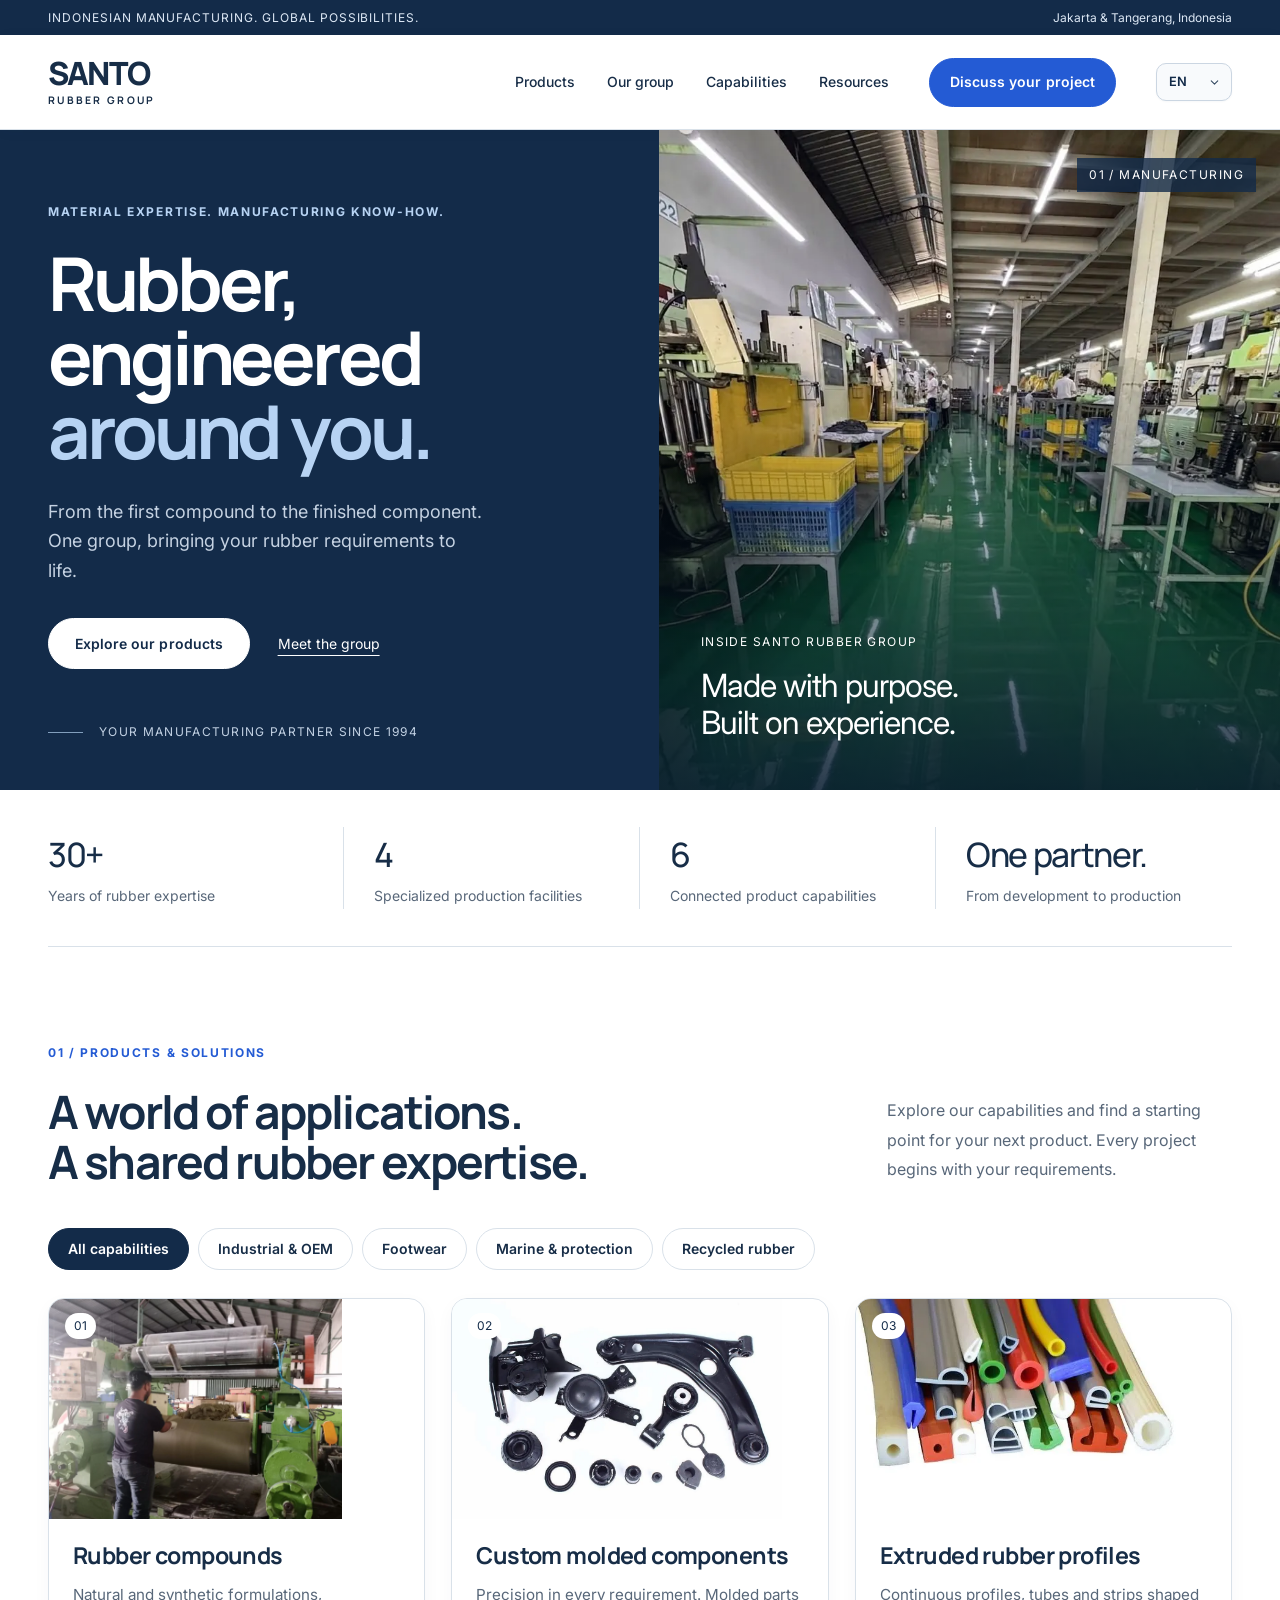
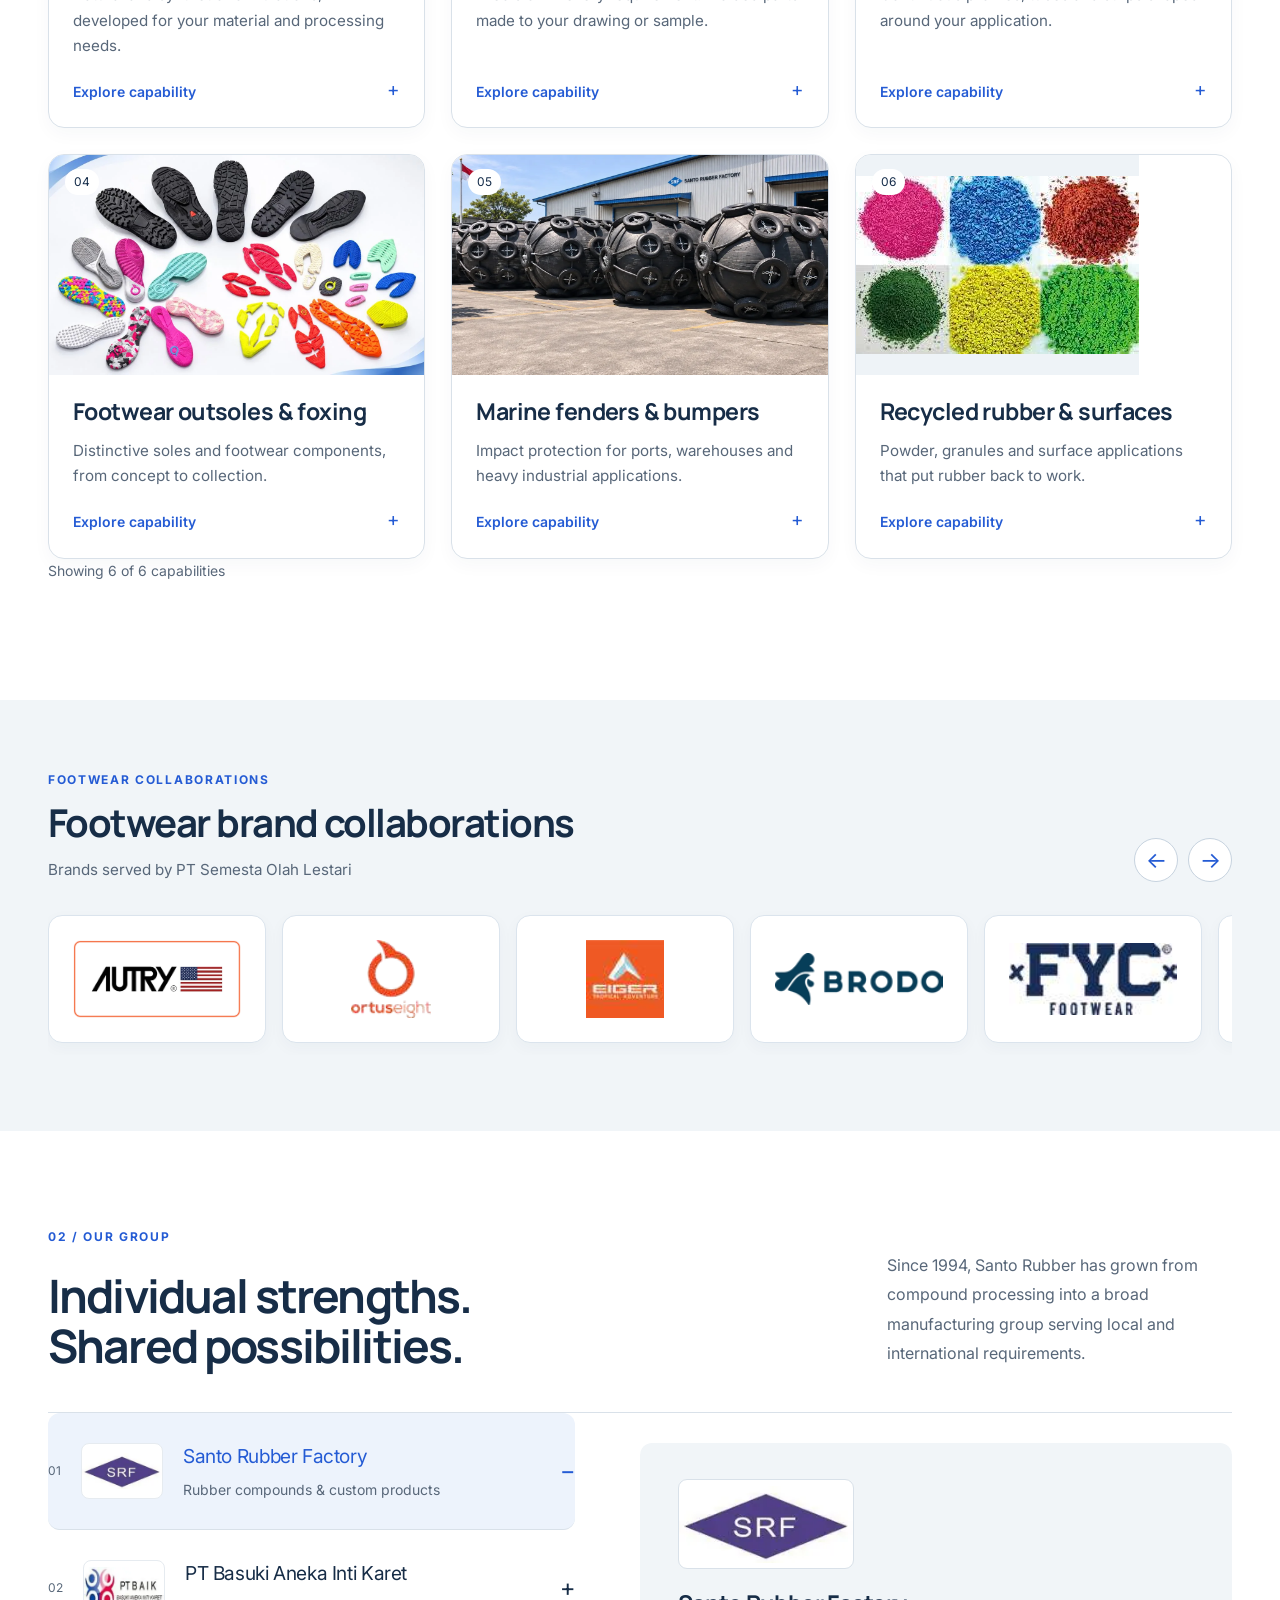
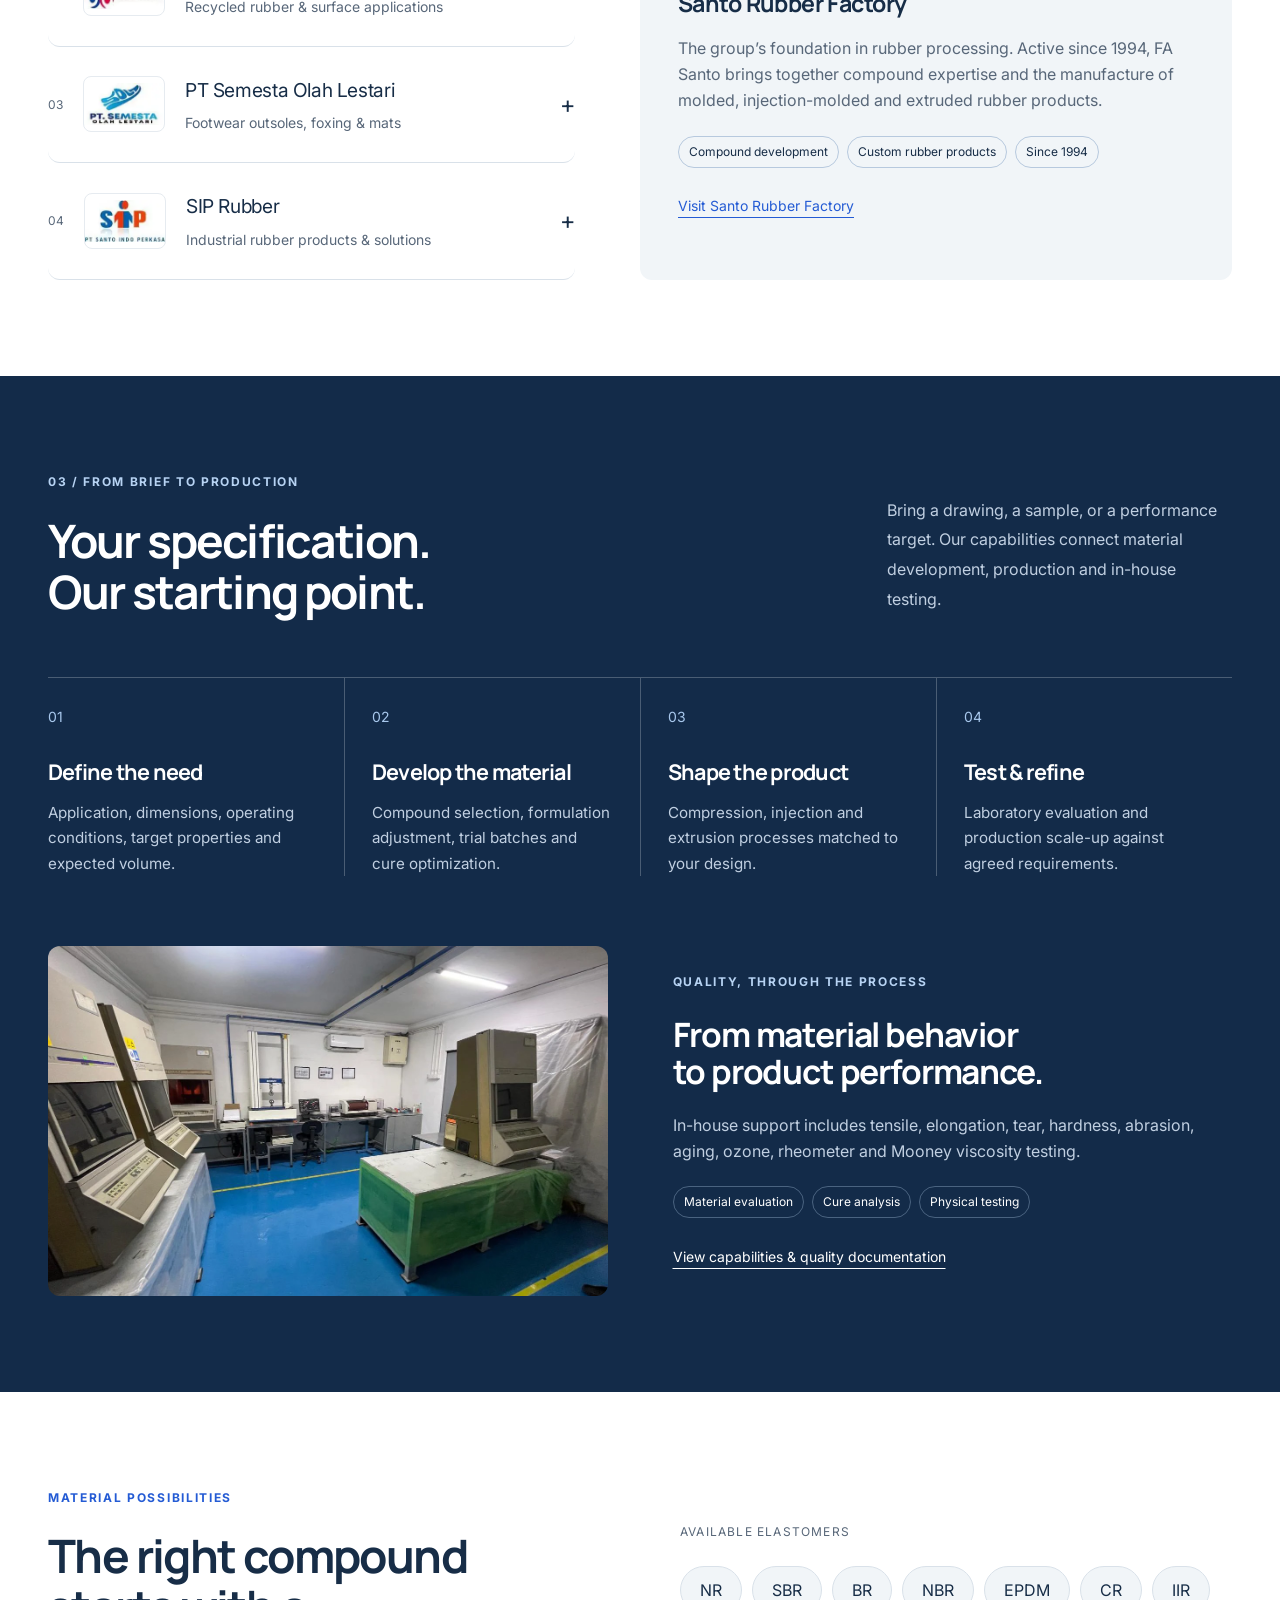
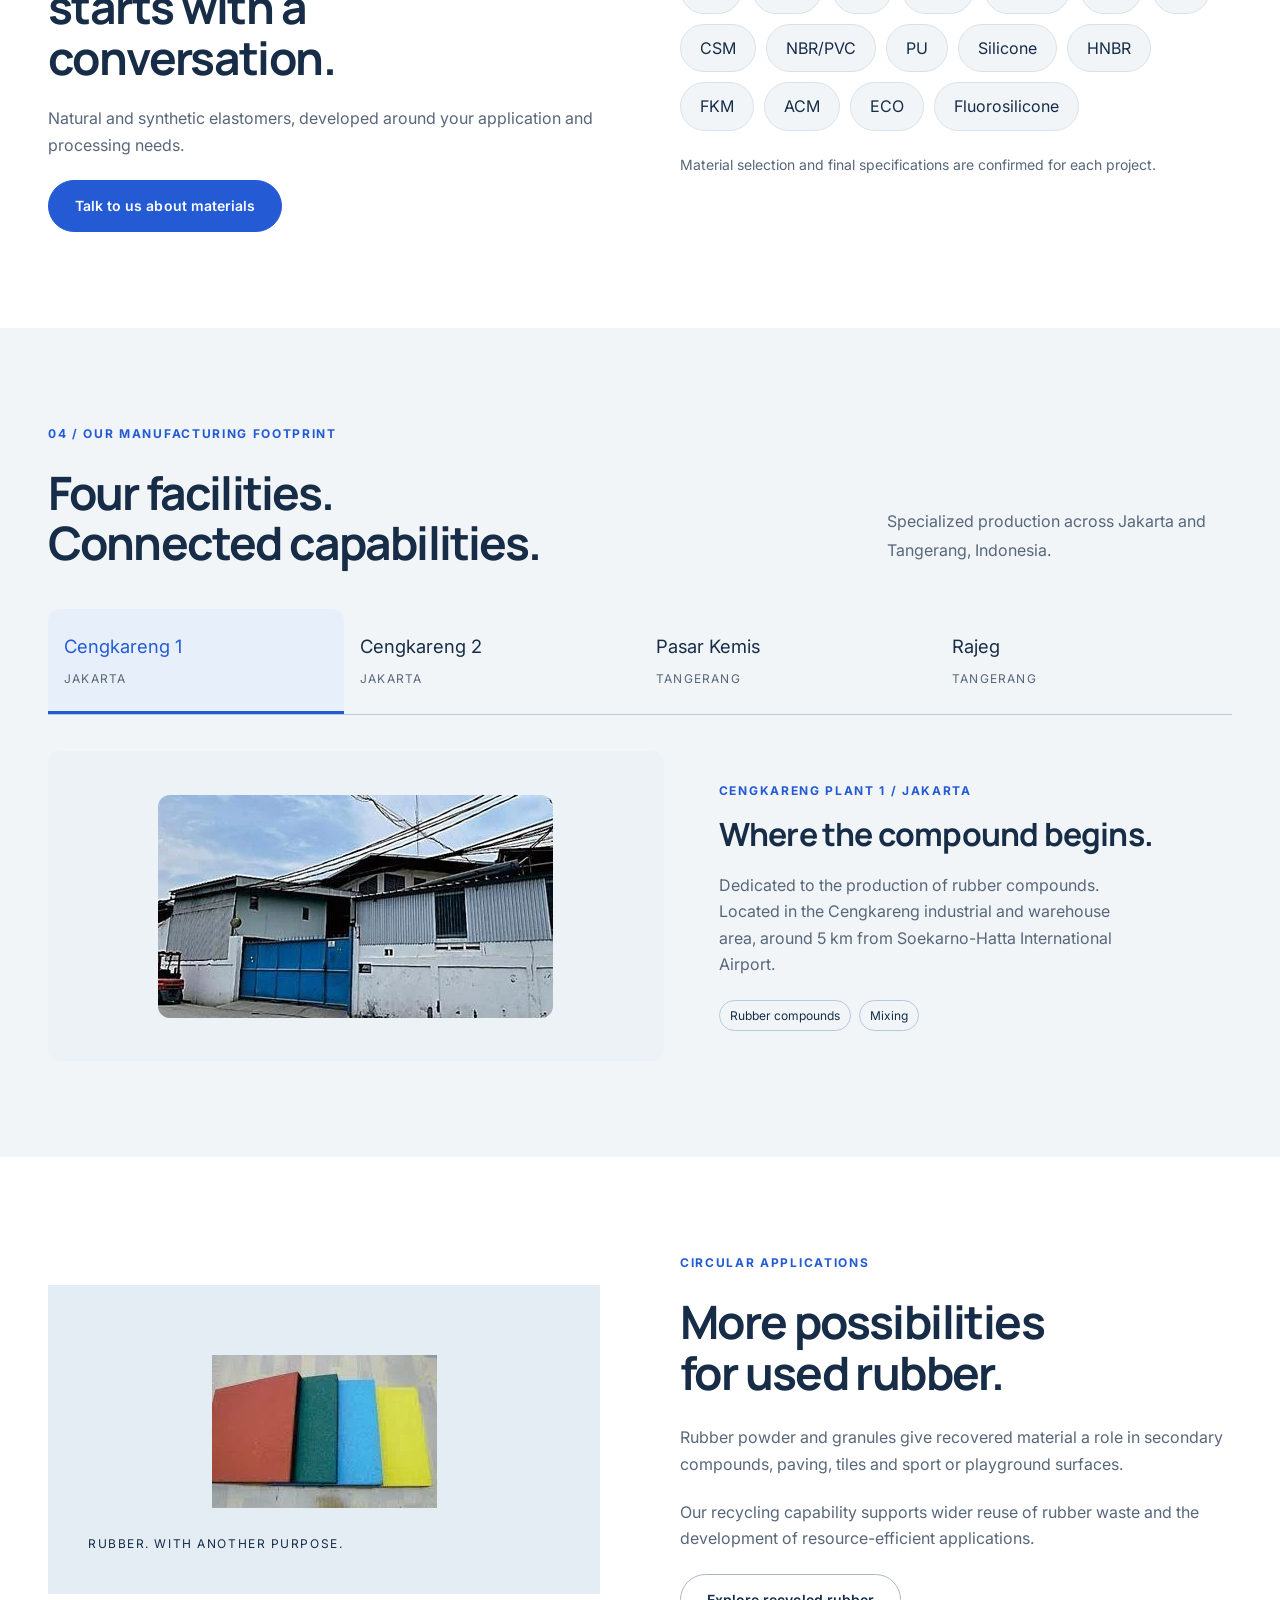
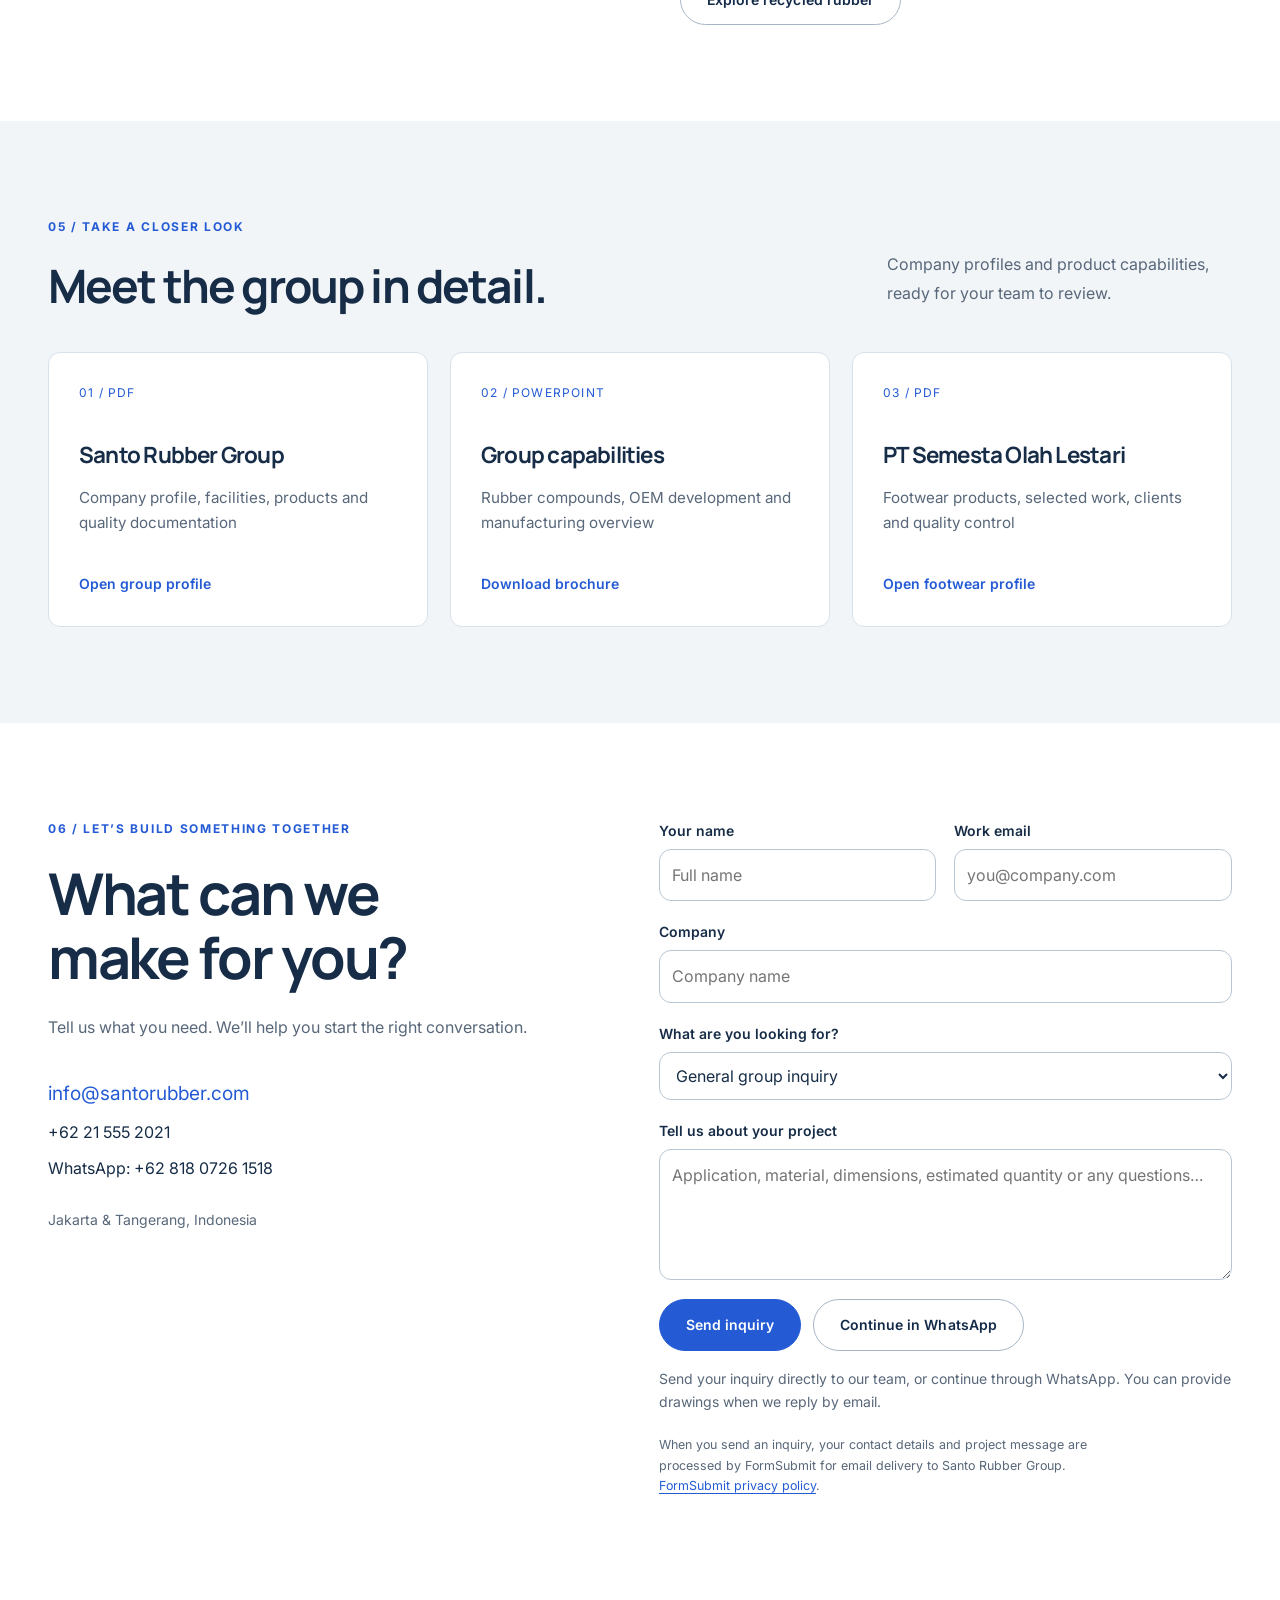
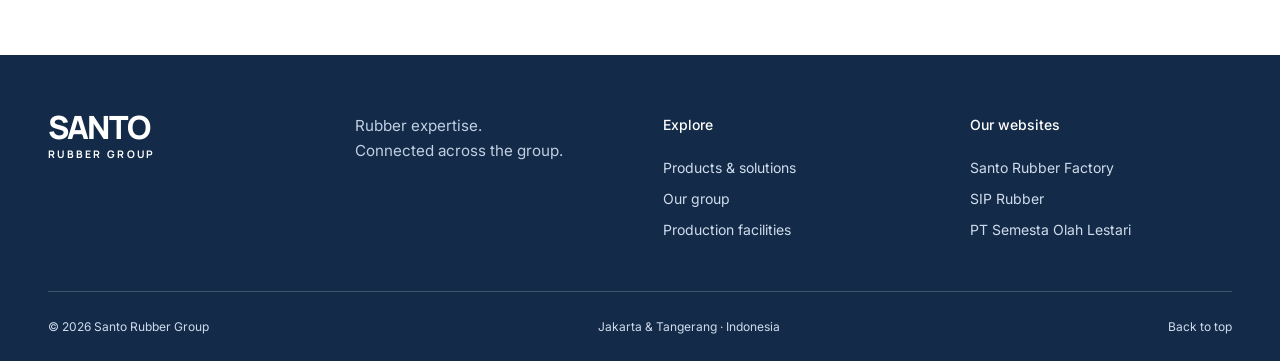
<file: index.html>
<!DOCTYPE html>
<html lang="en">
<head>
<meta charset="UTF-8"><meta name="viewport" content="width=device-width, initial-scale=1">
<title>Santo Rubber Group | Industrial Rubber Manufacturer Indonesia</title>
<meta name="description" content="Indonesian rubber manufacturing since 1994: compounds, custom molded and extruded parts, footwear outsoles, marine fenders, and recycled rubber.">
<link rel="canonical" href="https://santorubber.com/">
<link rel="alternate" hreflang="en" href="https://santorubber.com/">
<link rel="alternate" hreflang="id" href="https://santorubber.com/id/">
<link rel="alternate" hreflang="zh-Hans" href="https://santorubber.com/zh/">
<link rel="alternate" hreflang="x-default" href="https://santorubber.com/">
<meta name="robots" content="index,follow,max-image-preview:large">
<meta property="og:type" content="website">
<meta property="og:site_name" content="Santo Rubber Group">
<meta property="og:title" content="Santo Rubber Group | Industrial Rubber Manufacturer Indonesia">
<meta property="og:description" content="Indonesian rubber manufacturing since 1994: compounds, custom molded and extruded parts, footwear outsoles, marine fenders, and recycled rubber.">
<meta property="og:url" content="https://santorubber.com/">
<meta property="og:locale" content="en_US">
<meta property="og:locale:alternate" content="id_ID">
<meta property="og:locale:alternate" content="zh_CN">
<meta property="og:image" content="https://santorubber.com/assets/components.webp">
<meta property="og:image:width" content="1280">
<meta property="og:image:height" content="737">
<meta property="og:image:alt" content="Custom rubber components manufactured by Santo Rubber Group">
<meta name="twitter:card" content="summary_large_image">
<meta name="twitter:title" content="Santo Rubber Group | Industrial Rubber Manufacturer Indonesia">
<meta name="twitter:description" content="Indonesian rubber manufacturing since 1994: compounds, custom molded and extruded parts, footwear outsoles, marine fenders, and recycled rubber.">
<meta name="twitter:image" content="https://santorubber.com/assets/components.webp">
<link rel="preconnect" href="https://fonts.googleapis.com">
<link rel="preconnect" href="https://fonts.gstatic.com" crossorigin>
<script type="application/ld+json">{"@context":"https://schema.org","@graph":[{"@type":"Organization","@id":"https://santorubber.com/#organization","name":"Santo Rubber Group","url":"https://santorubber.com/","email":"info@santorubber.com","description":"Indonesian rubber manufacturing group providing rubber compounds, industrial rubber components, footwear products and rubber recycling.","contactPoint":{"@type":"ContactPoint","contactType":"sales inquiries","email":"info@santorubber.com","availableLanguage":["English","Indonesian","Chinese"]}},{"@type":"WebSite","@id":"https://santorubber.com/#website","url":"https://santorubber.com/","name":"Santo Rubber Group","publisher":{"@id":"https://santorubber.com/#organization"},"inLanguage":["en","id","zh-Hans"]},{"@type":"WebPage","@id":"https://santorubber.com/#webpage","url":"https://santorubber.com/","name":"Santo Rubber Group | Industrial Rubber Manufacturer Indonesia","description":"Indonesian rubber manufacturing since 1994: compounds, custom molded and extruded parts, footwear outsoles, marine fenders, and recycled rubber.","isPartOf":{"@id":"https://santorubber.com/#website"},"about":{"@id":"https://santorubber.com/#organization"},"inLanguage":"en"}]}</script>
<meta name="theme-color" content="#132b49">
<link rel="icon" type="image/svg+xml" href="data:image/svg+xml,%3Csvg xmlns='http://www.w3.org/2000/svg' viewBox='0 0 32 32'%3E%3Crect width='32' height='32' rx='5' fill='%23132b49'/%3E%3Ctext x='16' y='24' text-anchor='middle' font-family='Arial' font-size='24' font-weight='bold' fill='white'%3ES%3C/text%3E%3C/svg%3E">
<link rel="stylesheet" href="/styles.css?v=20261115-collab-carousel"><script src="/i18n.js" defer></script><script src="/app.js?v=20261115-collab-carousel" defer></script>
</head>
<body>
<a class="skip" href="#main">Skip to content</a>
<div class="topline"><div class="wrap"><span>INDONESIAN MANUFACTURING. GLOBAL POSSIBILITIES.</span><a href="#contact">Jakarta & Tangerang, Indonesia</a></div></div>
<header><div class="nav wrap"><a class="wordmark" href="#" aria-label="Santo Rubber Group home">SANTO<span>RUBBER GROUP</span></a><nav id="navigation" aria-label="Main navigation"><a href="#products">Products</a><a href="#group">Our group</a><a href="#capabilities">Capabilities</a><a href="#resources">Resources</a><a class="mobile-contact" href="#contact">Discuss your project</a></nav><a class="button compact" href="#contact">Discuss your project</a><button class="menu" aria-label="Open menu" aria-expanded="false" aria-controls="navigation">☰</button></div></header>
<main id="main">
<section class="hero"><div class="hero-copy"><div class="eyebrow light">MATERIAL EXPERTISE. MANUFACTURING KNOW-HOW.</div><h1>Rubber,<br>engineered<br><em>around you.</em></h1><p>From the first compound to the finished component. One group, bringing your rubber requirements to life.</p><div class="actions"><a class="button white" href="#products">Explore our products</a><a class="text-link" href="#group">Meet the group</a></div><div class="hero-note"><span class="line"></span>YOUR MANUFACTURING PARTNER SINCE 1994</div></div><div class="hero-visual"><img src="/assets/factory-production-floor.webp" data-fallback-src="/assets/hero.webp" alt="Production floor at a Santo Rubber Group manufacturing facility" fetchpriority="high"><div class="photo-caption"><span>INSIDE SANTO RUBBER GROUP</span><b>Made with purpose.<br>Built on experience.</b></div><span class="photo-index">01 / MANUFACTURING</span></div></section>
<div class="facts wrap"><div><b>30+</b><span>Years of rubber expertise</span></div><div><b>4</b><span>Specialized production facilities</span></div><div><b>6</b><span>Connected product capabilities</span></div><div><b>One partner.</b><span>From development to production</span></div></div>
<section class="section wrap" id="products"><div class="section-heading"><div><div class="eyebrow">01 / PRODUCTS & SOLUTIONS</div><h2>A world of applications.<br>A shared rubber expertise.</h2></div><p>Explore our capabilities and find a starting point for your next product. Every project begins with your requirements.</p></div><div class="filters" role="group" aria-label="Filter products"><button class="active" data-filter="all" aria-pressed="true">All capabilities</button><button data-filter="industrial" aria-pressed="false">Industrial & OEM</button><button data-filter="footwear" aria-pressed="false">Footwear</button><button data-filter="marine" aria-pressed="false">Marine & protection</button><button data-filter="recycled" aria-pressed="false">Recycled rubber</button></div><div class="products-grid" id="product-grid"></div><p id="product-count" class="small" aria-live="polite"></p></section>
<section class="clients" id="collaborations">
  <div class="wrap">
    <div class="clients-heading">
      <div class="clients-heading-copy">
        <div class="eyebrow">FOOTWEAR COLLABORATIONS</div>
        <h2>Footwear brand collaborations</h2>
        <p>Brands served by PT Semesta Olah Lestari</p>
      </div>
      <div class="carousel-controls" aria-label="PT Semesta Olah Lestari footwear client logos">
        <button type="button" class="carousel-prev" aria-label="Previous brand logos">←</button>
        <button type="button" class="carousel-next" aria-label="Next brand logos">→</button>
      </div>
    </div>
    <div class="logo-carousel" tabindex="0" role="region" aria-roledescription="carousel" aria-label="PT Semesta Olah Lestari footwear client logos" aria-live="off">
      <div class="logo-track" role="list">
        <div class="logo-card" role="listitem"><img src="/assets/clients/aury.png" alt="Aury" loading="lazy" decoding="async"></div>
<div class="logo-card" role="listitem"><img src="/assets/clients/ortuseight.png" alt="Ortuseight" loading="lazy" decoding="async"></div>
<div class="logo-card" role="listitem"><img src="/assets/clients/eiger.png" alt="Eiger" loading="lazy" decoding="async"></div>
<div class="logo-card" role="listitem"><img src="/assets/clients/brodo.png" alt="Brodo" loading="lazy" decoding="async"></div>
<div class="logo-card" role="listitem"><img src="/assets/clients/fyc.png" alt="FYC Footwear" loading="lazy" decoding="async"></div>
<div class="logo-card" role="listitem"><img src="/assets/clients/hush-puppies.png" alt="Hush Puppies" loading="lazy" decoding="async"></div>
<div class="logo-card" role="listitem"><img src="/assets/clients/concave.png" alt="Concave" loading="lazy" decoding="async"></div>
<div class="logo-card" role="listitem"><img src="/assets/clients/rei.png" alt="Rei Outdoor Gear" loading="lazy" decoding="async"></div>
<div class="logo-card" role="listitem"><img src="/assets/clients/kalibre.png" alt="Kalibre" loading="lazy" decoding="async"></div>
<div class="logo-card" role="listitem"><img src="/assets/clients/emba.png" alt="Footwear Emba" loading="lazy" decoding="async"></div>
<div class="logo-card" role="listitem"><img src="/assets/clients/sab-footwear.png" alt="SAB Footwear" loading="lazy" decoding="async"></div>
<div class="logo-card" role="listitem"><img src="/assets/clients/pakalolo.png" alt="Pakalolo Boots" loading="lazy" decoding="async"></div>
<div class="logo-card" role="listitem"><img src="/assets/clients/berrybenka.png" alt="Berrybenka" loading="lazy" decoding="async"></div>
<div class="logo-card" role="listitem"><img src="/assets/clients/parabellum.png" alt="Parabellum Tactical Gear" loading="lazy" decoding="async"></div>
<div class="logo-card" role="listitem"><img src="/assets/clients/oakley.png" alt="Oakley" loading="lazy" decoding="async"></div>
<div class="logo-card" role="listitem"><img src="/assets/clients/pyopp-fledge.png" alt="Pyopp Fledge" loading="lazy" decoding="async"></div>
<div class="logo-card" role="listitem"><img src="/assets/clients/grounds.png" alt="Grounds" loading="lazy" decoding="async"></div>
<div class="logo-card" role="listitem"><img src="/assets/clients/compass.png" alt="Compass" loading="lazy" decoding="async"></div>
      </div>
    </div>
  </div>
</section>
<section class="section wrap" id="group"><div class="section-heading"><div><div class="eyebrow">02 / OUR GROUP</div><h2>Individual strengths.<br>Shared possibilities.</h2></div><p>Since 1994, Santo Rubber has grown from compound processing into a broad manufacturing group serving local and international requirements.</p></div><div class="company-layout"><div class="company-list" role="tablist" aria-label="Group companies" aria-orientation="vertical"><button role="tab" id="company-srf" aria-selected="true" aria-controls="company-panel" data-company="srf"><span>01</span><span class="company-tab-logo" role="img" aria-label="Santo Rubber Factory logo" style="background-image:url('/assets/logos/srf.webp')"></span><div>Santo Rubber Factory<small>Rubber compounds & custom products</small></div><b>+</b></button><button role="tab" id="company-baik" aria-selected="false" aria-controls="company-panel" data-company="baik" tabindex="-1"><span>02</span><span class="company-tab-logo" role="img" aria-label="PT Basuki Aneka Inti Karet logo" style="background-image:url('/assets/logos/baik.webp')"></span><div>PT Basuki Aneka Inti Karet<small>Recycled rubber & surface applications</small></div><b>+</b></button><button role="tab" id="company-sol" aria-selected="false" aria-controls="company-panel" data-company="sol" tabindex="-1"><span>03</span><span class="company-tab-logo" role="img" aria-label="PT Semesta Olah Lestari logo" style="background-image:url('/assets/logos/sol.webp')"></span><div>PT Semesta Olah Lestari<small>Footwear outsoles, foxing & mats</small></div><b>+</b></button><button role="tab" id="company-sip" aria-selected="false" aria-controls="company-panel" data-company="sip" tabindex="-1"><span>04</span><span class="company-tab-logo" role="img" aria-label="SIP Rubber logo" style="background-image:url('/assets/logos/sip.webp')"></span><div>SIP Rubber<small>Industrial rubber products & solutions</small></div><b>+</b></button></div><div id="company-panel" class="company-panel" role="tabpanel" aria-labelledby="company-srf" tabindex="0"></div></div></section>
<section class="capabilities section" id="capabilities"><div class="wrap"><div class="section-heading"><div><div class="eyebrow light">03 / FROM BRIEF TO PRODUCTION</div><h2>Your specification.<br>Our starting point.</h2></div><p>Bring a drawing, a sample, or a performance target. Our capabilities connect material development, production and in-house testing.</p></div><div class="process"><article><span>01</span><h3>Define the need</h3><p>Application, dimensions, operating conditions, target properties and expected volume.</p></article><article><span>02</span><h3>Develop the material</h3><p>Compound selection, formulation adjustment, trial batches and cure optimization.</p></article><article><span>03</span><h3>Shape the product</h3><p>Compression, injection and extrusion processes matched to your design.</p></article><article><span>04</span><h3>Test & refine</h3><p>Laboratory evaluation and production scale-up against agreed requirements.</p></article></div><div class="quality-grid"><img src="/assets/lab.webp" alt="Santo Rubber Group in-house rubber testing laboratory" loading="lazy"><div><div class="eyebrow light">QUALITY, THROUGH THE PROCESS</div><h3>From material behavior<br>to product performance.</h3><p>In-house support includes tensile, elongation, tear, hardness, abrasion, aging, ozone, rheometer and Mooney viscosity testing.</p><div class="pill-row"><span>Material evaluation</span><span>Cure analysis</span><span>Physical testing</span></div><a class="text-link" href="/assets/santo-rubber-group-profile.pdf" target="_blank" rel="noopener">View capabilities & quality documentation</a></div></div></div></section>
<section class="section wrap" id="materials"><div class="material-layout"><div><div class="eyebrow">MATERIAL POSSIBILITIES</div><h2>The right compound<br>starts with a conversation.</h2><p>Natural and synthetic elastomers, developed around your application and processing needs.</p><a class="button" href="#contact">Talk to us about materials</a></div><div class="materials"><div class="material-label">AVAILABLE ELASTOMERS</div><div class="material-tags"><span>NR</span><span>SBR</span><span>BR</span><span>NBR</span><span>EPDM</span><span>CR</span><span>IIR</span><span>CSM</span><span>NBR/PVC</span><span>PU</span><span>Silicone</span><span>HNBR</span><span>FKM</span><span>ACM</span><span>ECO</span><span>Fluorosilicone</span></div><p class="small">Material selection and final specifications are confirmed for each project.</p></div></div></section>
<section class="facilities section" id="facilities"><div class="wrap"><div class="section-heading"><div><div class="eyebrow">04 / OUR MANUFACTURING FOOTPRINT</div><h2>Four facilities.<br>Connected capabilities.</h2></div><p>Specialized production across Jakarta and Tangerang, Indonesia.</p></div><div class="facility-tabs" role="tablist" aria-label="Production facilities"><button role="tab" id="facility-0" aria-selected="true" aria-controls="facility-panel" data-facility="0">Cengkareng 1<span>JAKARTA</span></button><button role="tab" id="facility-1" aria-selected="false" aria-controls="facility-panel" data-facility="1" tabindex="-1">Cengkareng 2<span>JAKARTA</span></button><button role="tab" id="facility-2" aria-selected="false" aria-controls="facility-panel" data-facility="2" tabindex="-1">Pasar Kemis<span>TANGERANG</span></button><button role="tab" id="facility-3" aria-selected="false" aria-controls="facility-panel" data-facility="3" tabindex="-1">Rajeg<span>TANGERANG</span></button></div><div class="facility-panel" id="facility-panel" role="tabpanel" aria-labelledby="facility-0" tabindex="0"></div></div></section>
<section class="section wrap circular"><div class="circular-photo"><img class="native-photo-tiles" src="/assets/tiles.webp" alt="Colored rubber tiles featured in Santo Rubber Group’s recycled rubber product range" loading="lazy"><span>RUBBER. WITH ANOTHER PURPOSE.</span></div><div><div class="eyebrow">CIRCULAR APPLICATIONS</div><h2>More possibilities<br>for used rubber.</h2><p>Rubber powder and granules give recovered material a role in secondary compounds, paving, tiles and sport or playground surfaces.</p><p>Our recycling capability supports wider reuse of rubber waste and the development of resource-efficient applications.</p><button class="button outline" data-open-product="recycled">Explore recycled rubber</button></div></section>
<section class="resources section" id="resources"><div class="wrap"><div class="section-heading"><div><div class="eyebrow">05 / TAKE A CLOSER LOOK</div><h2>Meet the group in detail.</h2></div><p>Company profiles and product capabilities, ready for your team to review.</p></div><div class="resource-grid"><a href="/assets/santo-rubber-group-profile.pdf" target="_blank" rel="noopener"><span>01 / PDF</span><h3>Santo Rubber Group</h3><p>Company profile, facilities, products and quality documentation</p><b>Open group profile</b></a><a href="/assets/santo-rubber-group-brochure.pptx" download><span>02 / POWERPOINT</span><h3>Group capabilities</h3><p>Rubber compounds, OEM development and manufacturing overview</p><b>Download brochure</b></a><a href="/assets/pt-sol-profile.pdf" target="_blank" rel="noopener"><span>03 / PDF</span><h3>PT Semesta Olah Lestari</h3><p>Footwear products, selected work, clients and quality control</p><b>Open footwear profile</b></a></div></div></section>
<section class="section wrap contact" id="contact"><div><div class="eyebrow">06 / LET’S BUILD SOMETHING TOGETHER</div><h2>What can we<br>make for you?</h2><p>Tell us what you need. We’ll help you start the right conversation.</p><div class="contact-details"><a href="mailto:info@santorubber.com">info@santorubber.com</a><a href="tel:+62215552021">+62 21 555 2021</a><a href="https://wa.me/6281807261518" target="_blank" rel="noopener">WhatsApp: +62 818 0726 1518</a><span>Jakarta & Tangerang, Indonesia</span></div></div><form id="inquiry-form" method="POST" action="https://formsubmit.co/info@santorubber.com" accept-charset="UTF-8"><input type="hidden" name="_subject" value="New Santo Rubber Group website inquiry"><input type="hidden" name="_template" value="table"><input type="hidden" name="_url" value="https://santorubber.com/"><label class="form-trap" aria-hidden="true">Leave this field blank<input name="_honey" type="text" tabindex="-1" autocomplete="off"></label><div class="form-row"><label>Your name<input name="name" autocomplete="name" required placeholder="Full name" maxlength="100"></label><label>Work email<input name="email" type="email" autocomplete="email" required placeholder="you@company.com" maxlength="150"></label></div><label>Company<input name="company" autocomplete="organization" placeholder="Company name" maxlength="150"></label><label>What are you looking for?<select id="inquiry-interest" name="interest"><option value="General group inquiry">General group inquiry</option><option value="Rubber compounds">Rubber compounds</option><option value="Custom molded components">Custom molded components</option><option value="Extruded rubber profiles">Extruded rubber profiles</option><option value="Footwear outsoles & foxing">Footwear outsoles & foxing</option><option value="Marine fenders & bumpers">Marine fenders & bumpers</option><option value="Recycled rubber & surfaces">Recycled rubber & surfaces</option><option value="SIP Rubber products">SIP Rubber products</option></select></label><label>Tell us about your project<textarea name="message" rows="4" required placeholder="Application, material, dimensions, estimated quantity or any questions…" maxlength="2500"></textarea></label><div class="form-actions"><button class="button" type="submit" name="channel" value="email">Send inquiry</button><button class="button outline" type="submit" name="channel" value="whatsapp">Continue in WhatsApp</button></div><p class="small inquiry-notice">Send your inquiry directly to our team, or continue through WhatsApp. You can provide drawings when we reply by email.</p><p class="small inquiry-privacy">When you send an inquiry, your contact details and project message are processed by FormSubmit for email delivery to Santo Rubber Group. <a href="https://formsubmit.co/privacy.pdf" target="_blank" rel="noopener noreferrer">FormSubmit privacy policy</a>.</p><p class="form-status" id="inquiry-status" role="status"></p><div id="email-fallback" hidden><p class="small">If direct submission fails, open an email draft or copy the prepared message.</p><div class="inquiry-fallback-actions"><a class="text-link dark" id="email-draft" href="mailto:info@santorubber.com">Open email draft</a><button type="button" class="text-link dark" id="copy-inquiry">Copy inquiry text</button></div><textarea id="prepared-inquiry" readonly aria-label="Prepared inquiry text" hidden></textarea></div></form></section>
</main>
<footer><div class="wrap footer-main"><a class="wordmark" href="#">SANTO<span>RUBBER GROUP</span></a><p>Rubber expertise.<br>Connected across the group.</p><div><b>Explore</b><a href="#products">Products & solutions</a><a href="#group">Our group</a><a href="#facilities">Production facilities</a></div><div><b>Our websites</b><a href="https://www.industrikaret.com/" target="_blank" rel="noopener">Santo Rubber Factory</a><a href="https://www.siprubber.com/" target="_blank" rel="noopener">SIP Rubber</a><a href="https://bit.ly/PT-SOL" target="_blank" rel="noopener">PT Semesta Olah Lestari</a></div></div><div class="wrap footer-bottom"><span>© <span id="year">2026</span> Santo Rubber Group</span><span>Jakarta & Tangerang · Indonesia</span><a href="#">Back to top</a></div></footer>
<dialog id="product-dialog" aria-labelledby="dialog-title"><button class="dialog-close" aria-label="Close product details">×</button><div id="dialog-content"></div></dialog>
</body></html>
</file>
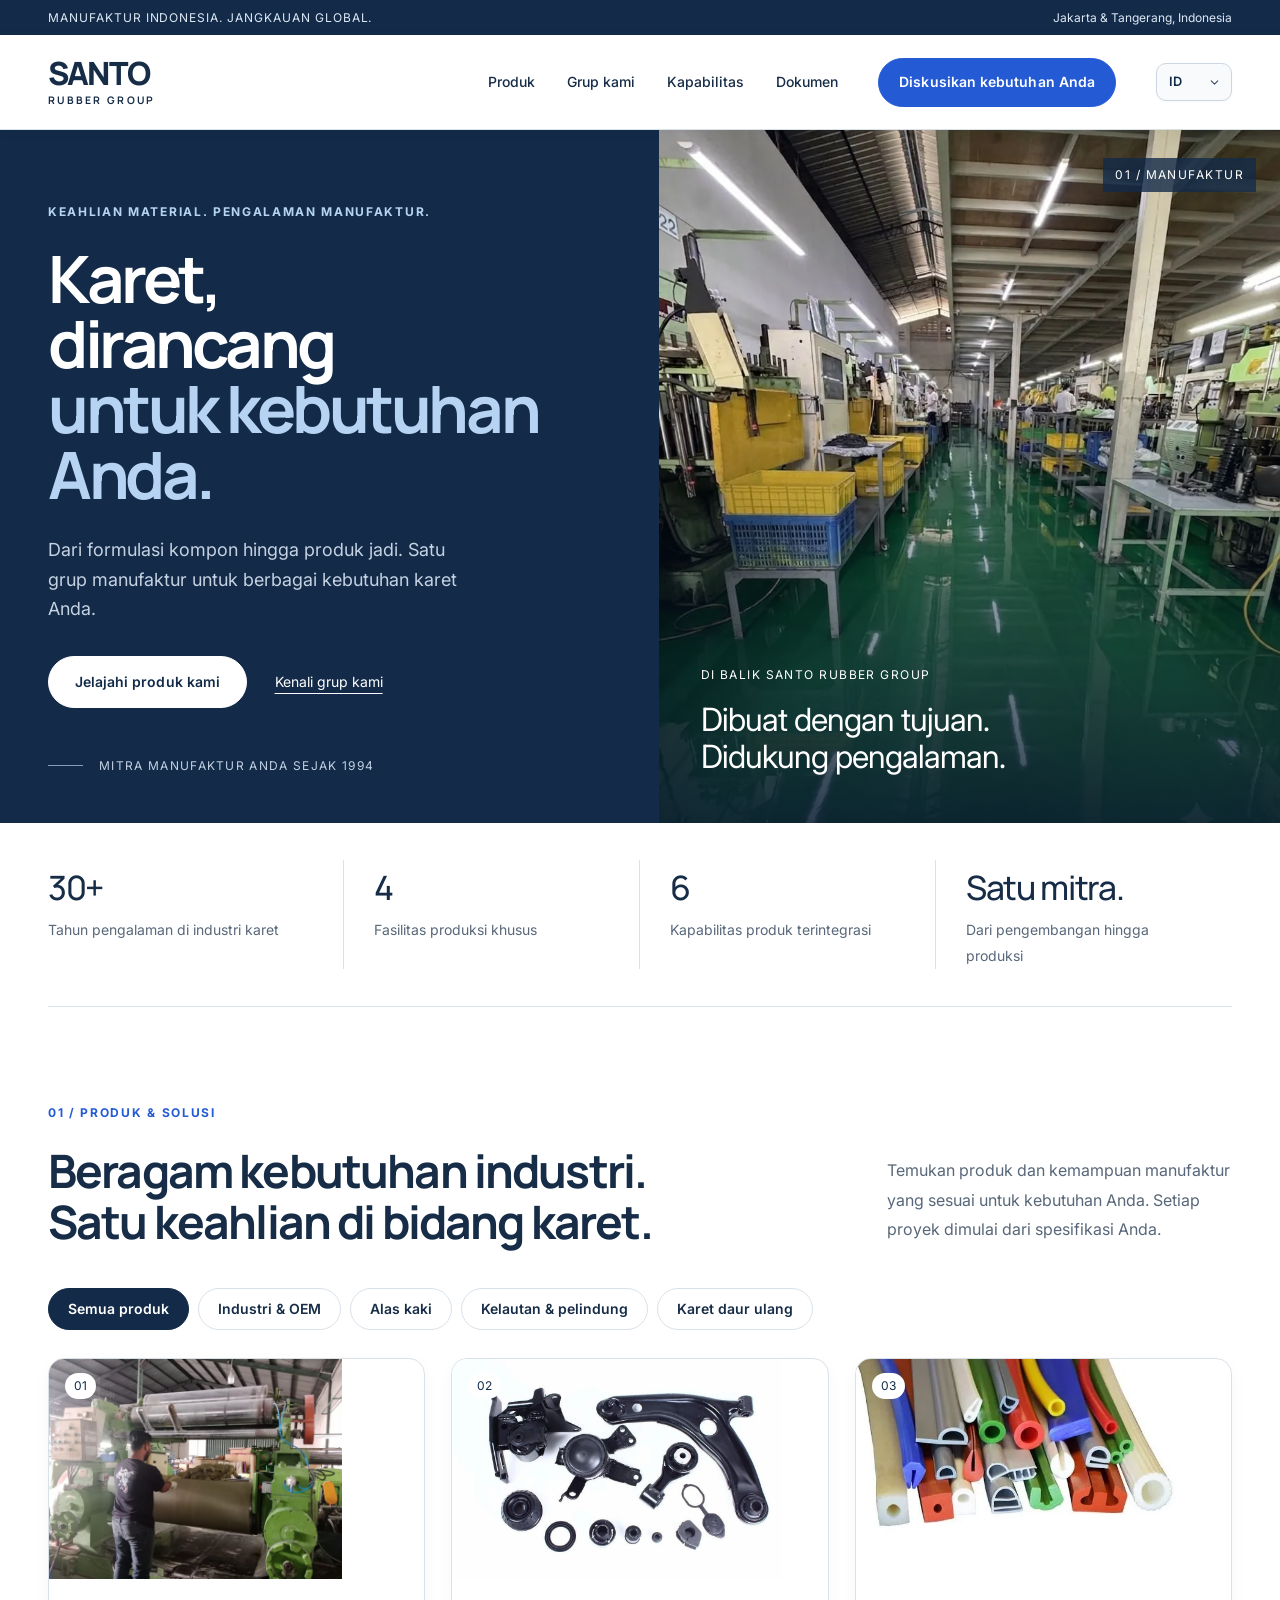
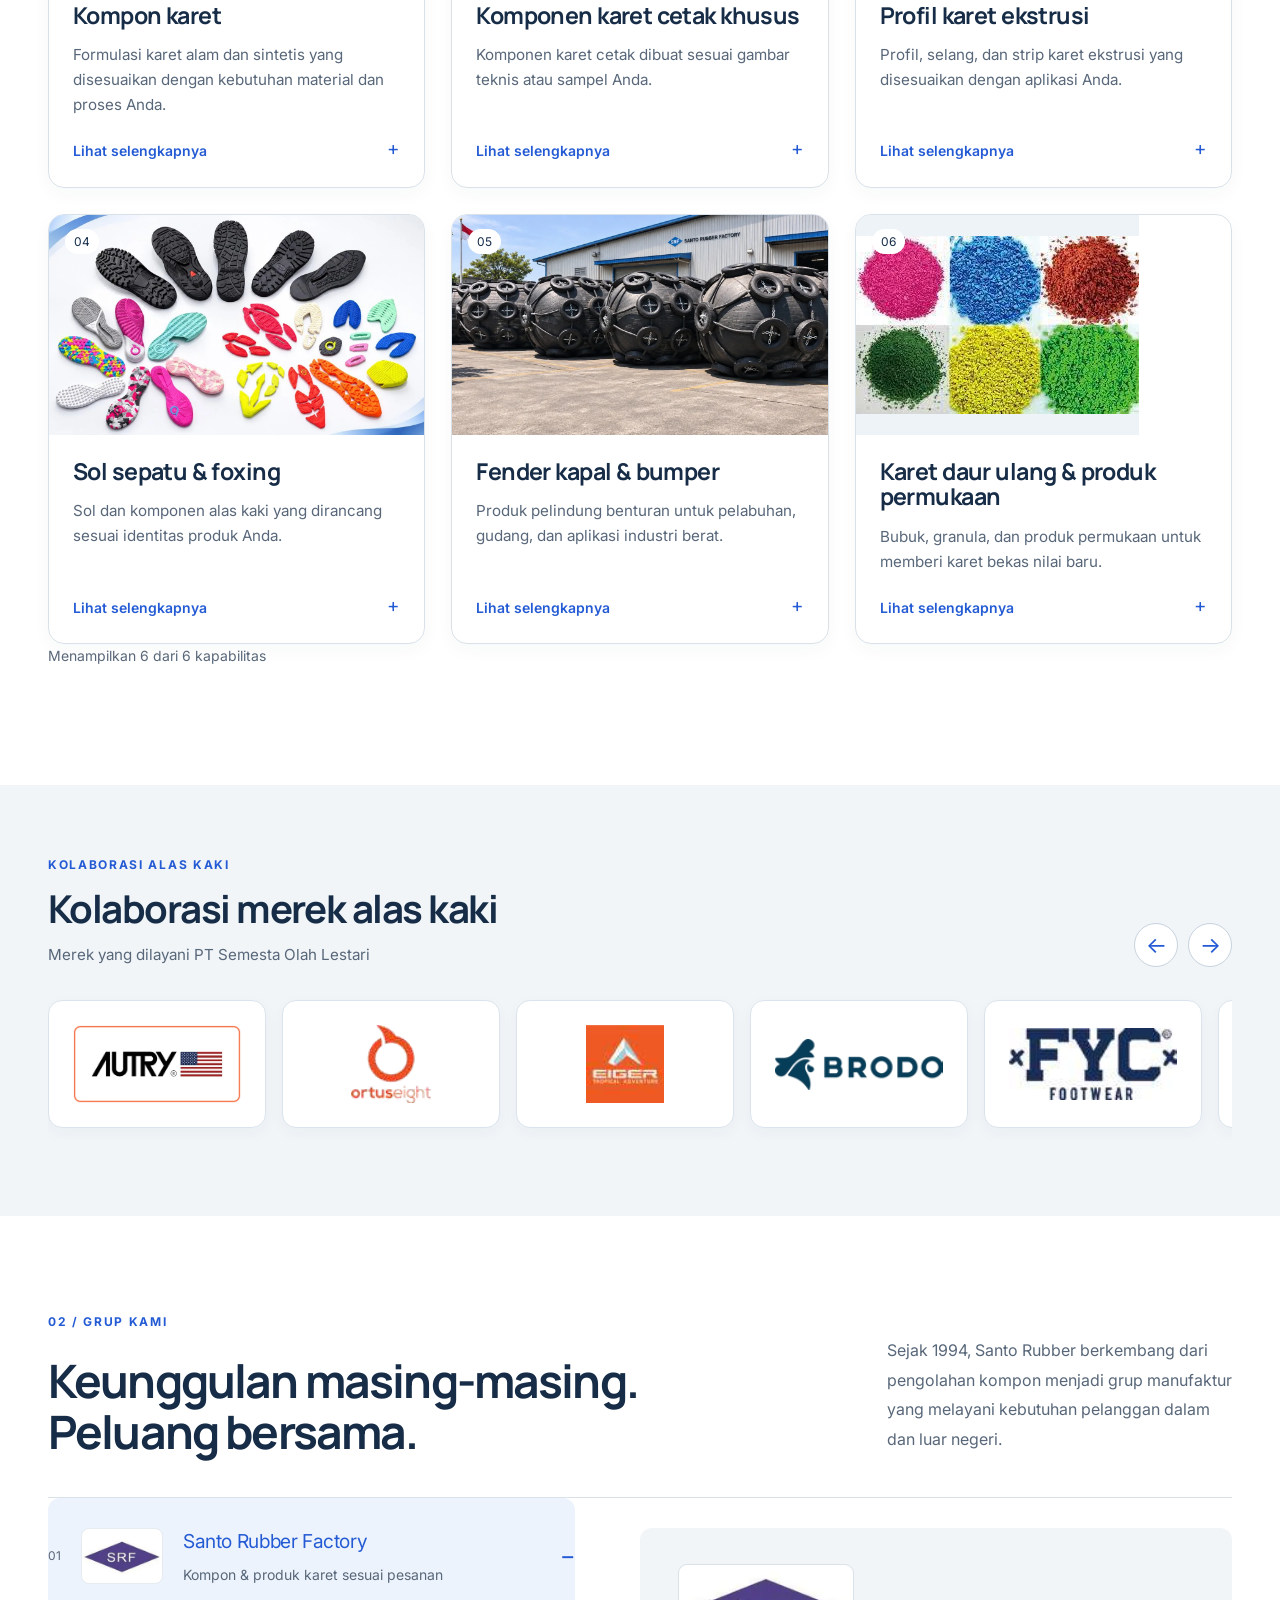
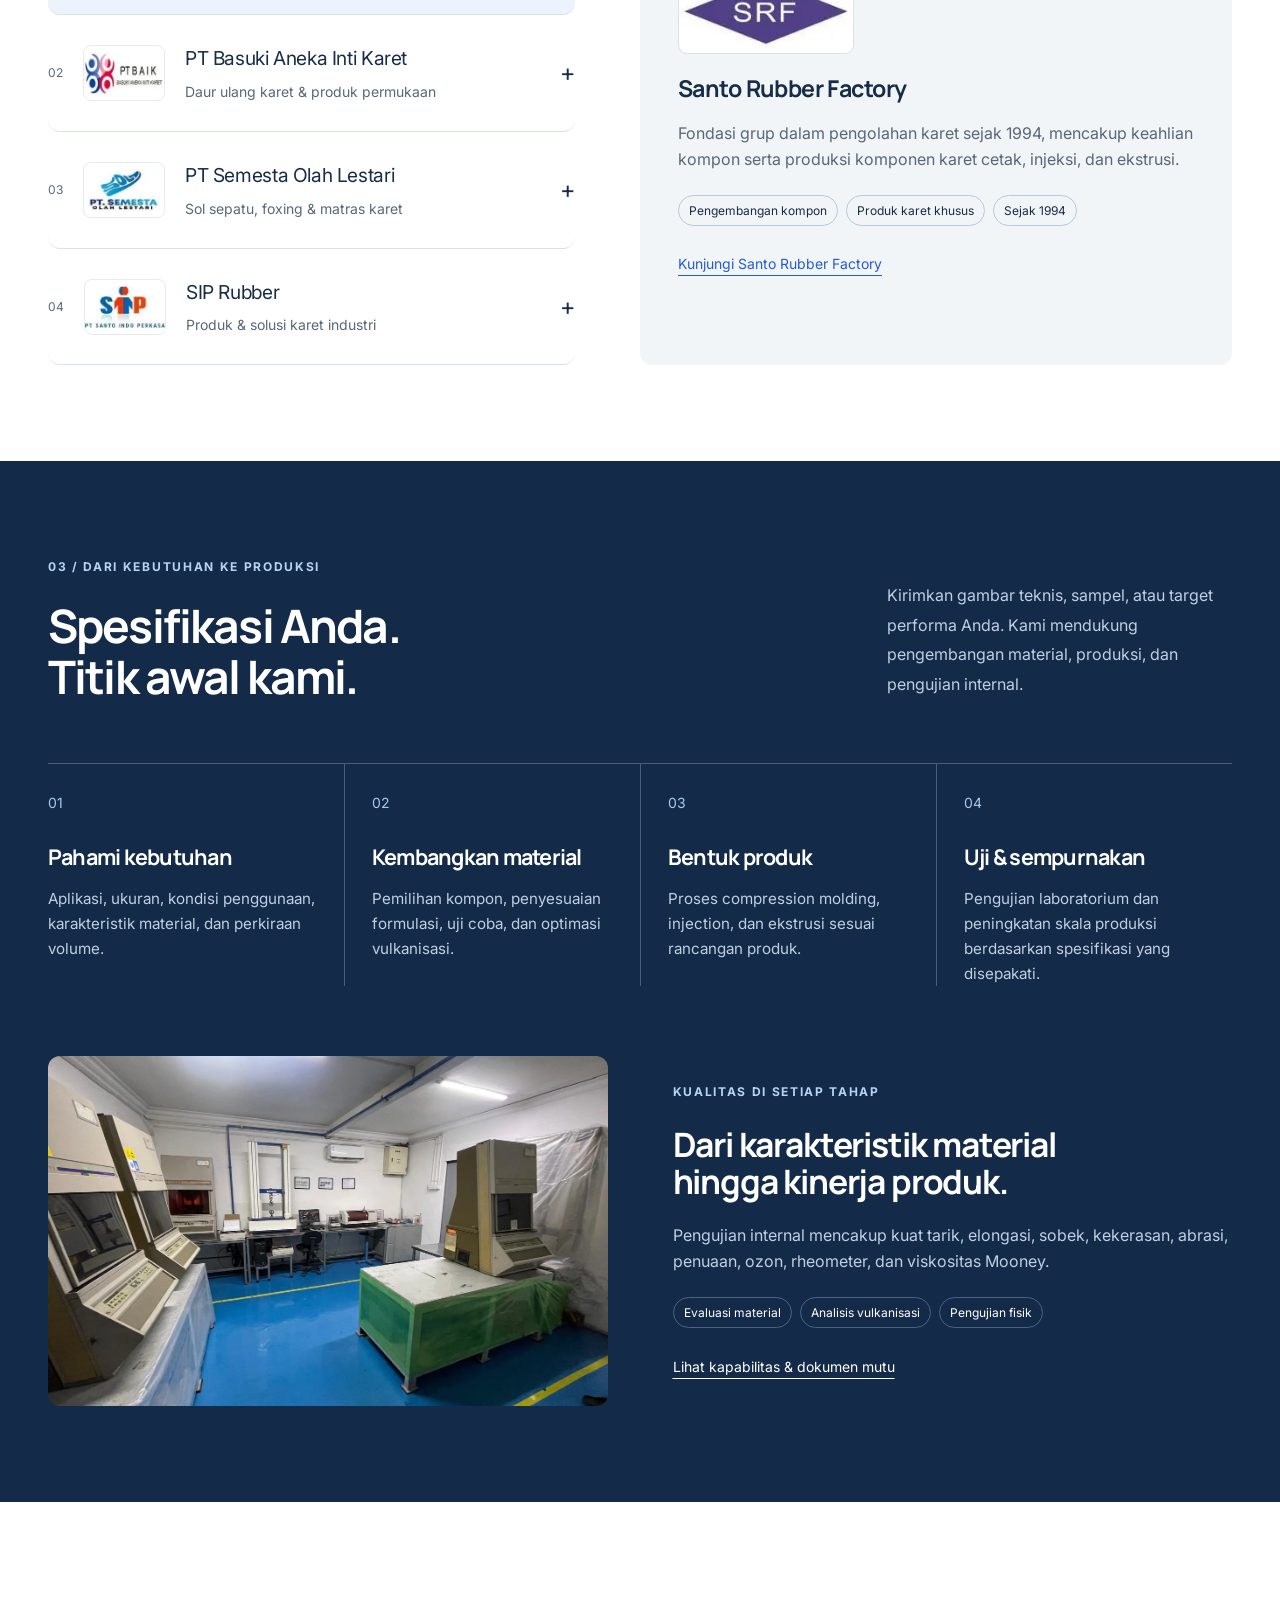
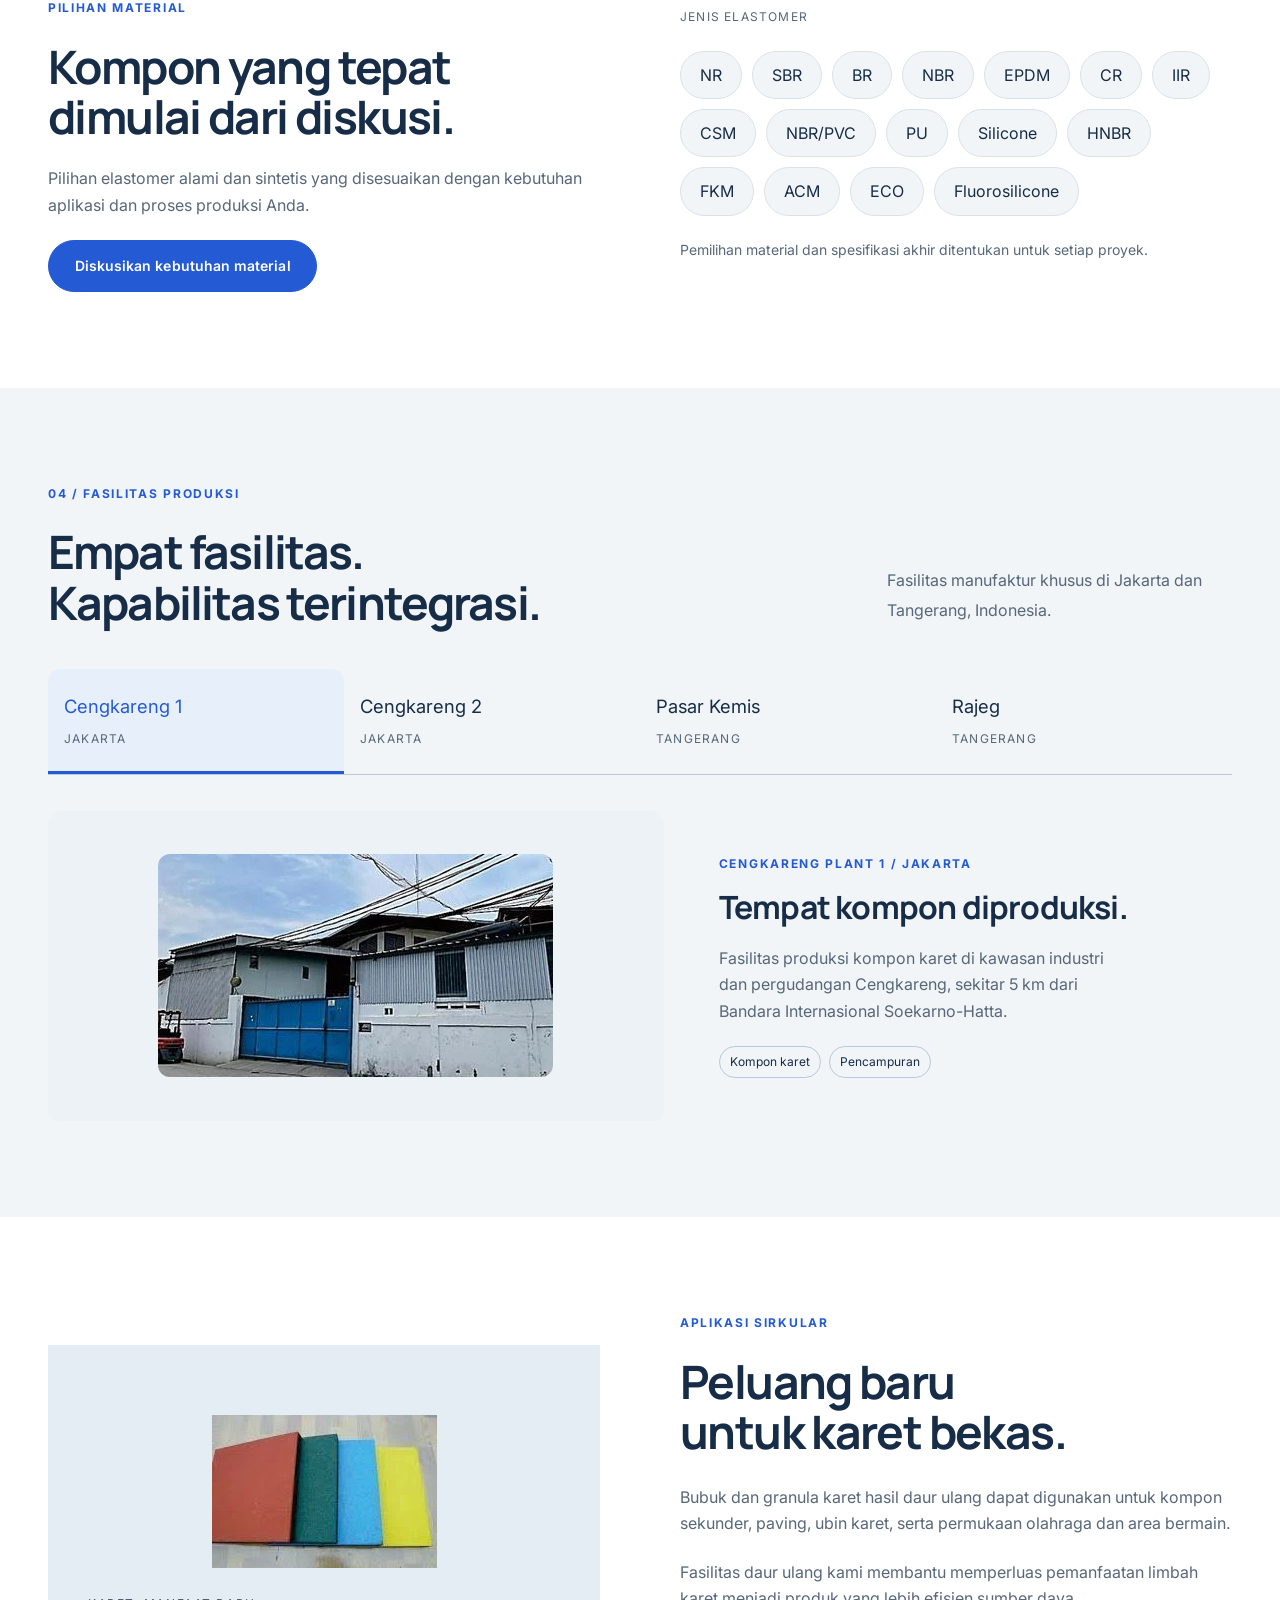
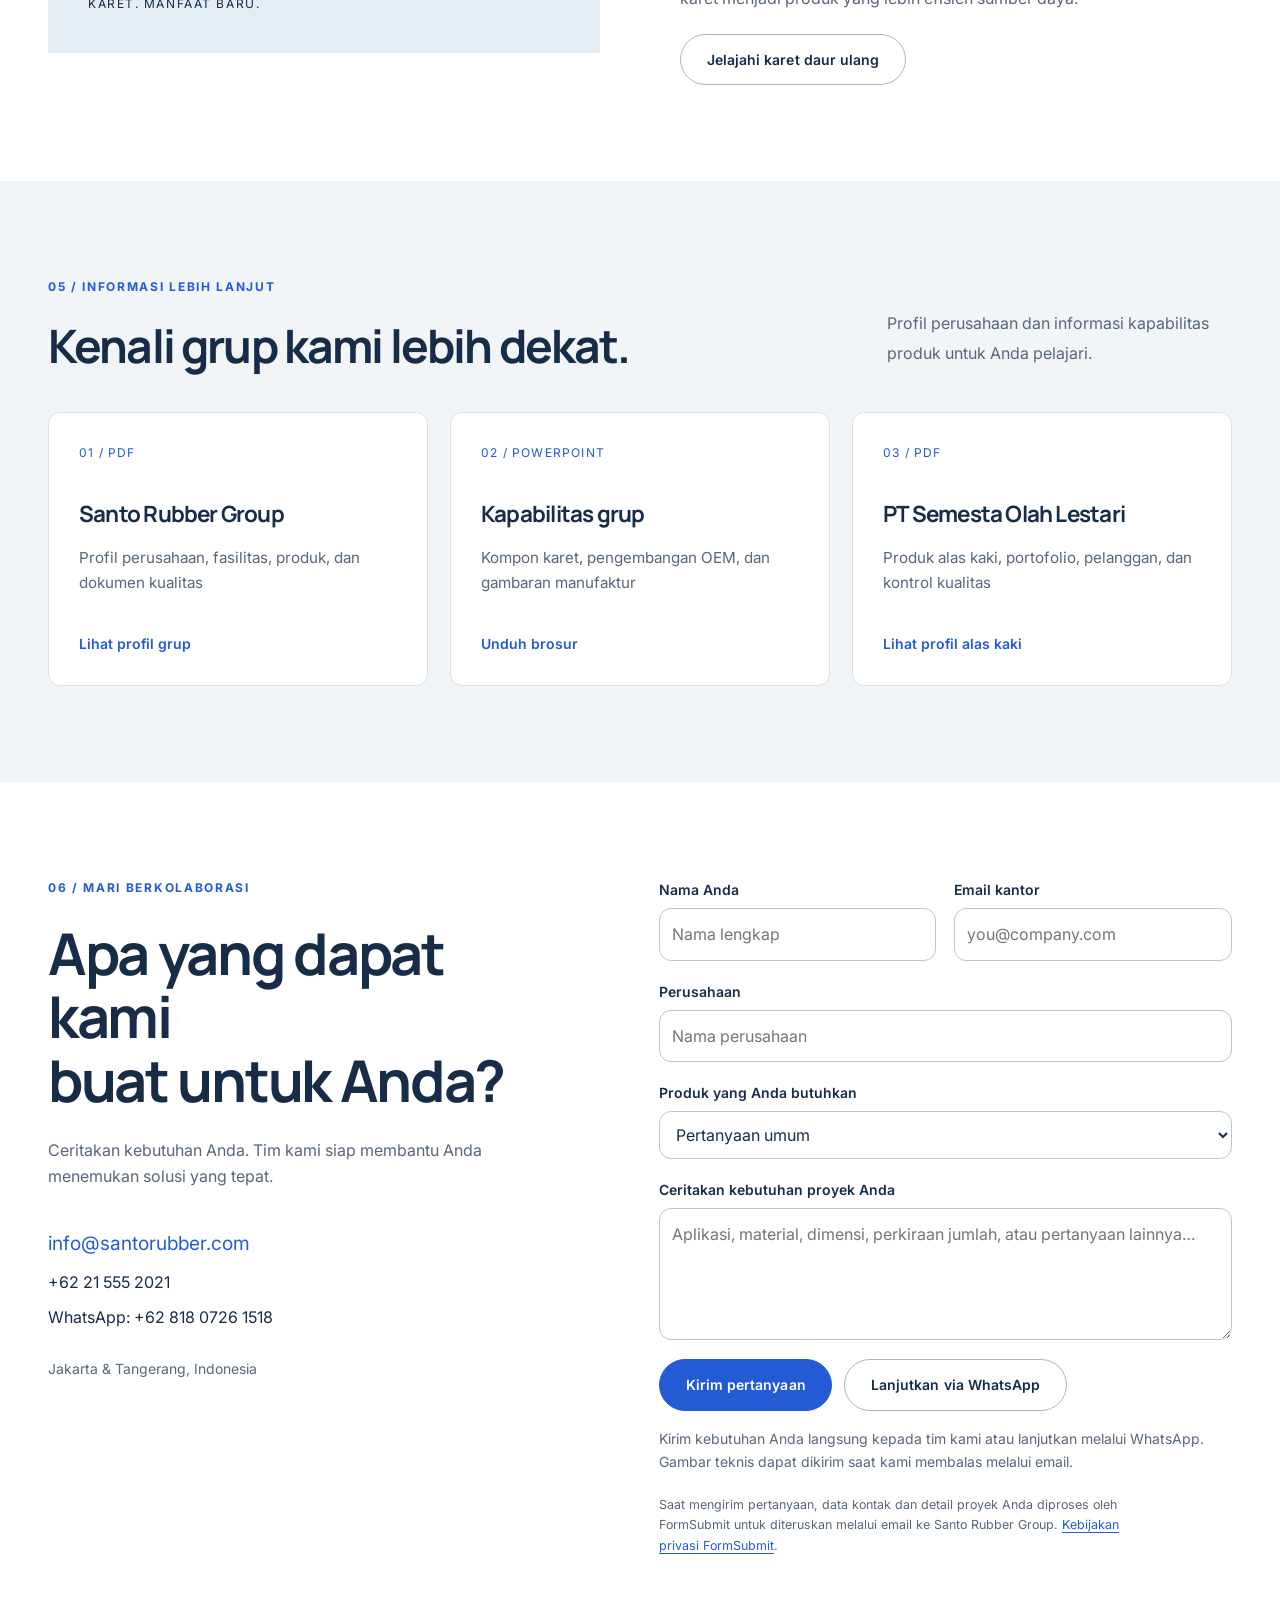
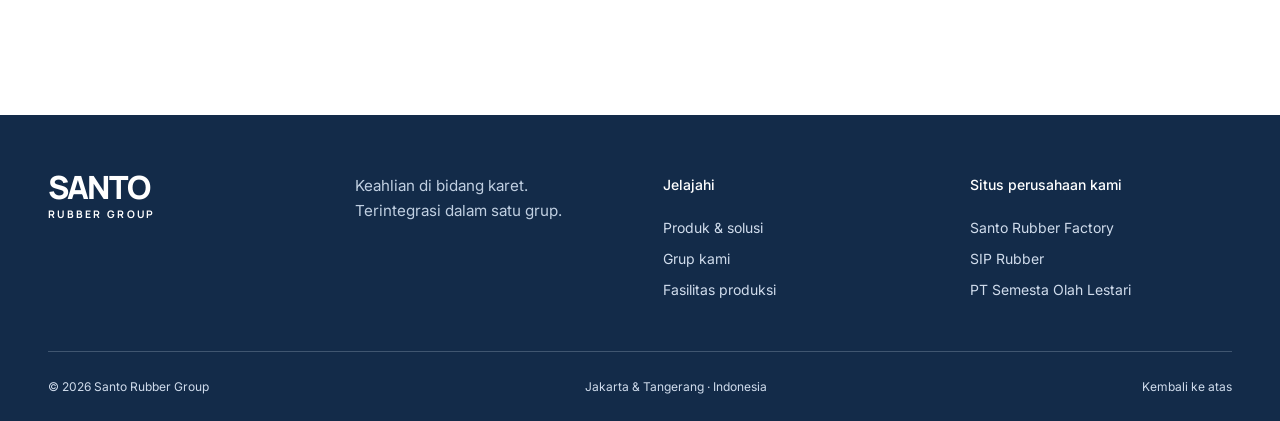
<file: id/index.html>
<!DOCTYPE html>
<html lang="id">
<head>
<meta charset="UTF-8"><meta name="viewport" content="width=device-width, initial-scale=1">
<title>Santo Rubber Group | Produsen Karet Industri Indonesia</title>
<meta name="description" content="Produsen kompon karet, komponen karet khusus, profil ekstrusi, sol sepatu, fender kapal, dan karet daur ulang di Indonesia sejak 1994.">
<link rel="canonical" href="https://santorubber.com/id/">
<link rel="alternate" hreflang="en" href="https://santorubber.com/">
<link rel="alternate" hreflang="id" href="https://santorubber.com/id/">
<link rel="alternate" hreflang="zh-Hans" href="https://santorubber.com/zh/">
<link rel="alternate" hreflang="x-default" href="https://santorubber.com/">
<meta name="robots" content="index,follow,max-image-preview:large">
<meta property="og:type" content="website">
<meta property="og:site_name" content="Santo Rubber Group">
<meta property="og:title" content="Santo Rubber Group | Produsen Karet Industri Indonesia">
<meta property="og:description" content="Produsen kompon karet, komponen karet khusus, profil ekstrusi, sol sepatu, fender kapal, dan karet daur ulang di Indonesia sejak 1994.">
<meta property="og:url" content="https://santorubber.com/id/">
<meta property="og:locale" content="id_ID">
<meta property="og:locale:alternate" content="en_US">
<meta property="og:locale:alternate" content="zh_CN">
<meta property="og:image" content="https://santorubber.com/assets/components.webp">
<meta property="og:image:width" content="1280">
<meta property="og:image:height" content="737">
<meta property="og:image:alt" content="Custom rubber components manufactured by Santo Rubber Group">
<meta name="twitter:card" content="summary_large_image">
<meta name="twitter:title" content="Santo Rubber Group | Produsen Karet Industri Indonesia">
<meta name="twitter:description" content="Produsen kompon karet, komponen karet khusus, profil ekstrusi, sol sepatu, fender kapal, dan karet daur ulang di Indonesia sejak 1994.">
<meta name="twitter:image" content="https://santorubber.com/assets/components.webp">
<link rel="preconnect" href="https://fonts.googleapis.com">
<link rel="preconnect" href="https://fonts.gstatic.com" crossorigin>
<script type="application/ld+json">{"@context":"https://schema.org","@graph":[{"@type":"Organization","@id":"https://santorubber.com/#organization","name":"Santo Rubber Group","url":"https://santorubber.com/","email":"info@santorubber.com","description":"Indonesian rubber manufacturing group providing rubber compounds, industrial rubber components, footwear products and rubber recycling.","contactPoint":{"@type":"ContactPoint","contactType":"sales inquiries","email":"info@santorubber.com","availableLanguage":["English","Indonesian","Chinese"]}},{"@type":"WebSite","@id":"https://santorubber.com/#website","url":"https://santorubber.com/","name":"Santo Rubber Group","publisher":{"@id":"https://santorubber.com/#organization"},"inLanguage":["en","id","zh-Hans"]},{"@type":"WebPage","@id":"https://santorubber.com/id/#webpage","url":"https://santorubber.com/id/","name":"Santo Rubber Group | Produsen Karet Industri Indonesia","description":"Produsen kompon karet, komponen karet khusus, profil ekstrusi, sol sepatu, fender kapal, dan karet daur ulang di Indonesia sejak 1994.","isPartOf":{"@id":"https://santorubber.com/#website"},"about":{"@id":"https://santorubber.com/#organization"},"inLanguage":"id"}]}</script>
<meta name="theme-color" content="#132b49">
<link rel="icon" type="image/svg+xml" href="data:image/svg+xml,%3Csvg xmlns='http://www.w3.org/2000/svg' viewBox='0 0 32 32'%3E%3Crect width='32' height='32' rx='5' fill='%23132b49'/%3E%3Ctext x='16' y='24' text-anchor='middle' font-family='Arial' font-size='24' font-weight='bold' fill='white'%3ES%3C/text%3E%3C/svg%3E">
<link rel="stylesheet" href="/styles.css?v=20261115-collab-carousel"><script src="/i18n.js" defer></script><script src="/app.js?v=20261115-collab-carousel" defer></script>
</head>
<body>
<a class="skip" href="#main">Lewati ke konten</a>
<div class="topline"><div class="wrap"><span>MANUFAKTUR INDONESIA. JANGKAUAN GLOBAL.</span><a href="#contact">Jakarta & Tangerang, Indonesia</a></div></div>
<header><div class="nav wrap"><a class="wordmark" href="#" aria-label="Santo Rubber Group home">SANTO<span>RUBBER GROUP</span></a><nav id="navigation" aria-label="Main navigation"><a href="#products">Produk</a><a href="#group">Grup kami</a><a href="#capabilities">Kapabilitas</a><a href="#resources">Dokumen</a><a class="mobile-contact" href="#contact">Diskusikan kebutuhan Anda</a></nav><a class="button compact" href="#contact">Diskusikan kebutuhan Anda</a><button class="menu" aria-label="Open menu" aria-expanded="false" aria-controls="navigation">☰</button></div></header>
<main id="main">
<section class="hero"><div class="hero-copy"><div class="eyebrow light">KEAHLIAN MATERIAL. PENGALAMAN MANUFAKTUR.</div><h1>Karet,<br>dirancang<br><em>untuk kebutuhan Anda.</em></h1><p>Dari formulasi kompon hingga produk jadi. Satu grup manufaktur untuk berbagai kebutuhan karet Anda.</p><div class="actions"><a class="button white" href="#products">Jelajahi produk kami</a><a class="text-link" href="#group">Kenali grup kami</a></div><div class="hero-note"><span class="line"></span>MITRA MANUFAKTUR ANDA SEJAK 1994</div></div><div class="hero-visual"><img src="/assets/factory-production-floor.webp" data-fallback-src="/assets/hero.webp" alt="Production floor at a Santo Rubber Group manufacturing facility" fetchpriority="high"><div class="photo-caption"><span>DI BALIK SANTO RUBBER GROUP</span><b>Dibuat dengan tujuan.<br>Didukung pengalaman.</b></div><span class="photo-index">01 / MANUFAKTUR</span></div></section>
<div class="facts wrap"><div><b>30+</b><span>Tahun pengalaman di industri karet</span></div><div><b>4</b><span>Fasilitas produksi khusus</span></div><div><b>6</b><span>Kapabilitas produk terintegrasi</span></div><div><b>Satu mitra.</b><span>Dari pengembangan hingga produksi</span></div></div>
<section class="section wrap" id="products"><div class="section-heading"><div><div class="eyebrow">01 / PRODUK & SOLUSI</div><h2>Beragam kebutuhan industri.<br>Satu keahlian di bidang karet.</h2></div><p>Temukan produk dan kemampuan manufaktur yang sesuai untuk kebutuhan Anda. Setiap proyek dimulai dari spesifikasi Anda.</p></div><div class="filters" role="group" aria-label="Filter products"><button class="active" data-filter="all" aria-pressed="true">Semua produk</button><button data-filter="industrial" aria-pressed="false">Industri & OEM</button><button data-filter="footwear" aria-pressed="false">Alas kaki</button><button data-filter="marine" aria-pressed="false">Kelautan & pelindung</button><button data-filter="recycled" aria-pressed="false">Karet daur ulang</button></div><div class="products-grid" id="product-grid"></div><p id="product-count" class="small" aria-live="polite"></p></section>
<section class="clients" id="collaborations">
  <div class="wrap">
    <div class="clients-heading">
      <div class="clients-heading-copy">
        <div class="eyebrow">KOLABORASI ALAS KAKI</div>
        <h2>Kolaborasi merek alas kaki</h2>
        <p>Merek yang dilayani PT Semesta Olah Lestari</p>
      </div>
      <div class="carousel-controls" aria-label="Logo merek klien PT Semesta Olah Lestari">
        <button type="button" class="carousel-prev" aria-label="Logo merek sebelumnya">←</button>
        <button type="button" class="carousel-next" aria-label="Logo merek berikutnya">→</button>
      </div>
    </div>
    <div class="logo-carousel" tabindex="0" role="region" aria-roledescription="carousel" aria-label="Logo merek klien PT Semesta Olah Lestari" aria-live="off">
      <div class="logo-track" role="list">
        <div class="logo-card" role="listitem"><img src="/assets/clients/aury.png" alt="Aury" loading="lazy" decoding="async"></div>
<div class="logo-card" role="listitem"><img src="/assets/clients/ortuseight.png" alt="Ortuseight" loading="lazy" decoding="async"></div>
<div class="logo-card" role="listitem"><img src="/assets/clients/eiger.png" alt="Eiger" loading="lazy" decoding="async"></div>
<div class="logo-card" role="listitem"><img src="/assets/clients/brodo.png" alt="Brodo" loading="lazy" decoding="async"></div>
<div class="logo-card" role="listitem"><img src="/assets/clients/fyc.png" alt="FYC Footwear" loading="lazy" decoding="async"></div>
<div class="logo-card" role="listitem"><img src="/assets/clients/hush-puppies.png" alt="Hush Puppies" loading="lazy" decoding="async"></div>
<div class="logo-card" role="listitem"><img src="/assets/clients/concave.png" alt="Concave" loading="lazy" decoding="async"></div>
<div class="logo-card" role="listitem"><img src="/assets/clients/rei.png" alt="Rei Outdoor Gear" loading="lazy" decoding="async"></div>
<div class="logo-card" role="listitem"><img src="/assets/clients/kalibre.png" alt="Kalibre" loading="lazy" decoding="async"></div>
<div class="logo-card" role="listitem"><img src="/assets/clients/emba.png" alt="Footwear Emba" loading="lazy" decoding="async"></div>
<div class="logo-card" role="listitem"><img src="/assets/clients/sab-footwear.png" alt="SAB Footwear" loading="lazy" decoding="async"></div>
<div class="logo-card" role="listitem"><img src="/assets/clients/pakalolo.png" alt="Pakalolo Boots" loading="lazy" decoding="async"></div>
<div class="logo-card" role="listitem"><img src="/assets/clients/berrybenka.png" alt="Berrybenka" loading="lazy" decoding="async"></div>
<div class="logo-card" role="listitem"><img src="/assets/clients/parabellum.png" alt="Parabellum Tactical Gear" loading="lazy" decoding="async"></div>
<div class="logo-card" role="listitem"><img src="/assets/clients/oakley.png" alt="Oakley" loading="lazy" decoding="async"></div>
<div class="logo-card" role="listitem"><img src="/assets/clients/pyopp-fledge.png" alt="Pyopp Fledge" loading="lazy" decoding="async"></div>
<div class="logo-card" role="listitem"><img src="/assets/clients/grounds.png" alt="Grounds" loading="lazy" decoding="async"></div>
<div class="logo-card" role="listitem"><img src="/assets/clients/compass.png" alt="Compass" loading="lazy" decoding="async"></div>
      </div>
    </div>
  </div>
</section>
<section class="section wrap" id="group"><div class="section-heading"><div><div class="eyebrow">02 / GRUP KAMI</div><h2>Keunggulan masing-masing.<br>Peluang bersama.</h2></div><p>Sejak 1994, Santo Rubber berkembang dari pengolahan kompon menjadi grup manufaktur yang melayani kebutuhan pelanggan dalam dan luar negeri.</p></div><div class="company-layout"><div class="company-list" role="tablist" aria-label="Group companies" aria-orientation="vertical"><button role="tab" id="company-srf" aria-selected="true" aria-controls="company-panel" data-company="srf"><span>01</span><span class="company-tab-logo" role="img" aria-label="Santo Rubber Factory logo" style="background-image:url('/assets/logos/srf.webp')"></span><div>Santo Rubber Factory<small>Kompon & produk karet sesuai pesanan</small></div><b>+</b></button><button role="tab" id="company-baik" aria-selected="false" aria-controls="company-panel" data-company="baik" tabindex="-1"><span>02</span><span class="company-tab-logo" role="img" aria-label="PT Basuki Aneka Inti Karet logo" style="background-image:url('/assets/logos/baik.webp')"></span><div>PT Basuki Aneka Inti Karet<small>Daur ulang karet & produk permukaan</small></div><b>+</b></button><button role="tab" id="company-sol" aria-selected="false" aria-controls="company-panel" data-company="sol" tabindex="-1"><span>03</span><span class="company-tab-logo" role="img" aria-label="PT Semesta Olah Lestari logo" style="background-image:url('/assets/logos/sol.webp')"></span><div>PT Semesta Olah Lestari<small>Sol sepatu, foxing & matras karet</small></div><b>+</b></button><button role="tab" id="company-sip" aria-selected="false" aria-controls="company-panel" data-company="sip" tabindex="-1"><span>04</span><span class="company-tab-logo" role="img" aria-label="SIP Rubber logo" style="background-image:url('/assets/logos/sip.webp')"></span><div>SIP Rubber<small>Produk & solusi karet industri</small></div><b>+</b></button></div><div id="company-panel" class="company-panel" role="tabpanel" aria-labelledby="company-srf" tabindex="0"></div></div></section>
<section class="capabilities section" id="capabilities"><div class="wrap"><div class="section-heading"><div><div class="eyebrow light">03 / DARI KEBUTUHAN KE PRODUKSI</div><h2>Spesifikasi Anda.<br>Titik awal kami.</h2></div><p>Kirimkan gambar teknis, sampel, atau target performa Anda. Kami mendukung pengembangan material, produksi, dan pengujian internal.</p></div><div class="process"><article><span>01</span><h3>Pahami kebutuhan</h3><p>Aplikasi, ukuran, kondisi penggunaan, karakteristik material, dan perkiraan volume.</p></article><article><span>02</span><h3>Kembangkan material</h3><p>Pemilihan kompon, penyesuaian formulasi, uji coba, dan optimasi vulkanisasi.</p></article><article><span>03</span><h3>Bentuk produk</h3><p>Proses compression molding, injection, dan ekstrusi sesuai rancangan produk.</p></article><article><span>04</span><h3>Uji & sempurnakan</h3><p>Pengujian laboratorium dan peningkatan skala produksi berdasarkan spesifikasi yang disepakati.</p></article></div><div class="quality-grid"><img src="/assets/lab.webp" alt="Santo Rubber Group in-house rubber testing laboratory" loading="lazy"><div><div class="eyebrow light">KUALITAS DI SETIAP TAHAP</div><h3>Dari karakteristik material<br>hingga kinerja produk.</h3><p>Pengujian internal mencakup kuat tarik, elongasi, sobek, kekerasan, abrasi, penuaan, ozon, rheometer, dan viskositas Mooney.</p><div class="pill-row"><span>Evaluasi material</span><span>Analisis vulkanisasi</span><span>Pengujian fisik</span></div><a class="text-link" href="/assets/santo-rubber-group-profile.pdf" target="_blank" rel="noopener">Lihat kapabilitas & dokumen mutu</a></div></div></div></section>
<section class="section wrap" id="materials"><div class="material-layout"><div><div class="eyebrow">PILIHAN MATERIAL</div><h2>Kompon yang tepat<br>dimulai dari diskusi.</h2><p>Pilihan elastomer alami dan sintetis yang disesuaikan dengan kebutuhan aplikasi dan proses produksi Anda.</p><a class="button" href="#contact">Diskusikan kebutuhan material</a></div><div class="materials"><div class="material-label">JENIS ELASTOMER</div><div class="material-tags"><span>NR</span><span>SBR</span><span>BR</span><span>NBR</span><span>EPDM</span><span>CR</span><span>IIR</span><span>CSM</span><span>NBR/PVC</span><span>PU</span><span>Silicone</span><span>HNBR</span><span>FKM</span><span>ACM</span><span>ECO</span><span>Fluorosilicone</span></div><p class="small">Pemilihan material dan spesifikasi akhir ditentukan untuk setiap proyek.</p></div></div></section>
<section class="facilities section" id="facilities"><div class="wrap"><div class="section-heading"><div><div class="eyebrow">04 / FASILITAS PRODUKSI</div><h2>Empat fasilitas.<br>Kapabilitas terintegrasi.</h2></div><p>Fasilitas manufaktur khusus di Jakarta dan Tangerang, Indonesia.</p></div><div class="facility-tabs" role="tablist" aria-label="Fasilitas produksi"><button role="tab" id="facility-0" aria-selected="true" aria-controls="facility-panel" data-facility="0">Cengkareng 1<span>JAKARTA</span></button><button role="tab" id="facility-1" aria-selected="false" aria-controls="facility-panel" data-facility="1" tabindex="-1">Cengkareng 2<span>JAKARTA</span></button><button role="tab" id="facility-2" aria-selected="false" aria-controls="facility-panel" data-facility="2" tabindex="-1">Pasar Kemis<span>TANGERANG</span></button><button role="tab" id="facility-3" aria-selected="false" aria-controls="facility-panel" data-facility="3" tabindex="-1">Rajeg<span>TANGERANG</span></button></div><div class="facility-panel" id="facility-panel" role="tabpanel" aria-labelledby="facility-0" tabindex="0"></div></div></section>
<section class="section wrap circular"><div class="circular-photo"><img class="native-photo-tiles" src="/assets/tiles.webp" alt="Colored rubber tiles featured in Santo Rubber Group’s recycled rubber product range" loading="lazy"><span>KARET. MANFAAT BARU.</span></div><div><div class="eyebrow">APLIKASI SIRKULAR</div><h2>Peluang baru<br>untuk karet bekas.</h2><p>Bubuk dan granula karet hasil daur ulang dapat digunakan untuk kompon sekunder, paving, ubin karet, serta permukaan olahraga dan area bermain.</p><p>Fasilitas daur ulang kami membantu memperluas pemanfaatan limbah karet menjadi produk yang lebih efisien sumber daya.</p><button class="button outline" data-open-product="recycled">Jelajahi karet daur ulang</button></div></section>
<section class="resources section" id="resources"><div class="wrap"><div class="section-heading"><div><div class="eyebrow">05 / INFORMASI LEBIH LANJUT</div><h2>Kenali grup kami lebih dekat.</h2></div><p>Profil perusahaan dan informasi kapabilitas produk untuk Anda pelajari.</p></div><div class="resource-grid"><a href="/assets/santo-rubber-group-profile.pdf" target="_blank" rel="noopener"><span>01 / PDF</span><h3>Santo Rubber Group</h3><p>Profil perusahaan, fasilitas, produk, dan dokumen kualitas</p><b>Lihat profil grup</b></a><a href="/assets/santo-rubber-group-brochure.pptx" download><span>02 / POWERPOINT</span><h3>Kapabilitas grup</h3><p>Kompon karet, pengembangan OEM, dan gambaran manufaktur</p><b>Unduh brosur</b></a><a href="/assets/pt-sol-profile.pdf" target="_blank" rel="noopener"><span>03 / PDF</span><h3>PT Semesta Olah Lestari</h3><p>Produk alas kaki, portofolio, pelanggan, dan kontrol kualitas</p><b>Lihat profil alas kaki</b></a></div></div></section>
<section class="section wrap contact" id="contact"><div><div class="eyebrow">06 / MARI BERKOLABORASI</div><h2>Apa yang dapat kami<br>buat untuk Anda?</h2><p>Ceritakan kebutuhan Anda. Tim kami siap membantu Anda menemukan solusi yang tepat.</p><div class="contact-details"><a href="mailto:info@santorubber.com">info@santorubber.com</a><a href="tel:+62215552021">+62 21 555 2021</a><a href="https://wa.me/6281807261518" target="_blank" rel="noopener">WhatsApp: +62 818 0726 1518</a><span>Jakarta & Tangerang, Indonesia</span></div></div><form id="inquiry-form" method="POST" action="https://formsubmit.co/info@santorubber.com" accept-charset="UTF-8"><input type="hidden" name="_subject" value="New Santo Rubber Group website inquiry"><input type="hidden" name="_template" value="table"><input type="hidden" name="_url" value="https://santorubber.com/id/"><label class="form-trap" aria-hidden="true">Leave this field blank<input name="_honey" type="text" tabindex="-1" autocomplete="off"></label><div class="form-row"><label>Nama Anda<input name="name" autocomplete="name" required placeholder="Nama lengkap" maxlength="100"></label><label>Email kantor<input name="email" type="email" autocomplete="email" required placeholder="you@company.com" maxlength="150"></label></div><label>Perusahaan<input name="company" autocomplete="organization" placeholder="Nama perusahaan" maxlength="150"></label><label>Produk yang Anda butuhkan<select id="inquiry-interest" name="interest"><option value="General group inquiry">Pertanyaan umum</option><option value="Rubber compounds">Kompon karet</option><option value="Custom molded components">Komponen karet cetak khusus</option><option value="Extruded rubber profiles">Profil karet ekstrusi</option><option value="Footwear outsoles & foxing">Sol sepatu & foxing</option><option value="Marine fenders & bumpers">Fender kapal & bumper</option><option value="Recycled rubber & surfaces">Karet daur ulang & produk permukaan</option><option value="SIP Rubber products">Produk SIP Rubber</option></select></label><label>Ceritakan kebutuhan proyek Anda<textarea name="message" rows="4" required placeholder="Aplikasi, material, dimensi, perkiraan jumlah, atau pertanyaan lainnya…" maxlength="2500"></textarea></label><div class="form-actions"><button class="button" type="submit" name="channel" value="email">Kirim pertanyaan</button><button class="button outline" type="submit" name="channel" value="whatsapp">Lanjutkan via WhatsApp</button></div><p class="small inquiry-notice">Kirim kebutuhan Anda langsung kepada tim kami atau lanjutkan melalui WhatsApp. Gambar teknis dapat dikirim saat kami membalas melalui email.</p><p class="small inquiry-privacy">Saat mengirim pertanyaan, data kontak dan detail proyek Anda diproses oleh FormSubmit untuk diteruskan melalui email ke Santo Rubber Group. <a href="https://formsubmit.co/privacy.pdf" target="_blank" rel="noopener noreferrer">Kebijakan privasi FormSubmit</a>.</p><p class="form-status" id="inquiry-status" role="status"></p><div id="email-fallback" hidden><p class="small">Jika pengiriman langsung gagal, buka draf email atau salin pesan yang telah disiapkan.</p><div class="inquiry-fallback-actions"><a class="text-link dark" id="email-draft" href="mailto:info@santorubber.com">Buka draf email</a><button type="button" class="text-link dark" id="copy-inquiry">Salin isi pesan</button></div><textarea id="prepared-inquiry" readonly aria-label="Prepared inquiry text" hidden></textarea></div></form></section>
</main>
<footer><div class="wrap footer-main"><a class="wordmark" href="#">SANTO<span>RUBBER GROUP</span></a><p>Keahlian di bidang karet.<br>Terintegrasi dalam satu grup.</p><div><b>Jelajahi</b><a href="#products">Produk & solusi</a><a href="#group">Grup kami</a><a href="#facilities">Fasilitas produksi</a></div><div><b>Situs perusahaan kami</b><a href="https://www.industrikaret.com/" target="_blank" rel="noopener">Santo Rubber Factory</a><a href="https://www.siprubber.com/" target="_blank" rel="noopener">SIP Rubber</a><a href="https://bit.ly/PT-SOL" target="_blank" rel="noopener">PT Semesta Olah Lestari</a></div></div><div class="wrap footer-bottom"><span>© <span id="year">2026</span> Santo Rubber Group</span><span>Jakarta & Tangerang · Indonesia</span><a href="#">Kembali ke atas</a></div></footer>
<dialog id="product-dialog" aria-labelledby="dialog-title"><button class="dialog-close" aria-label="Tutup detail produk">×</button><div id="dialog-content"></div></dialog>
</body></html>
</file>
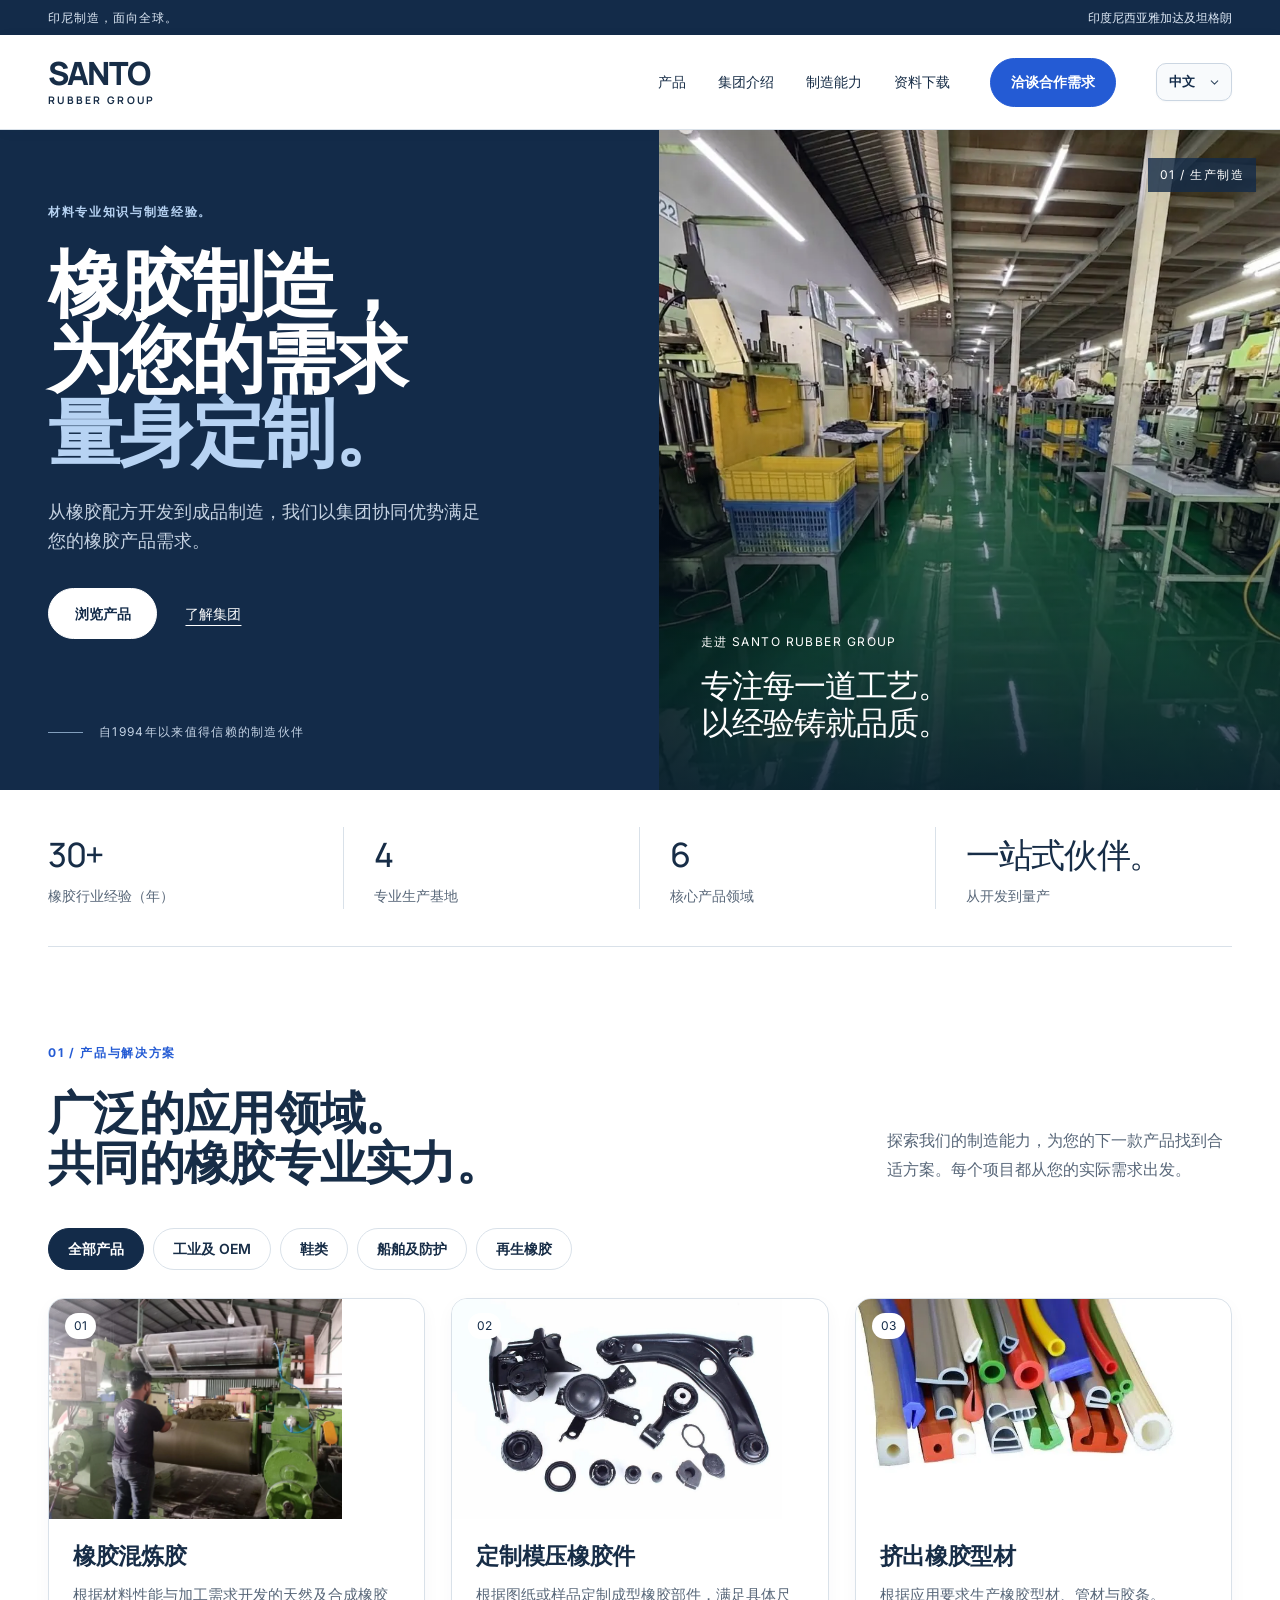
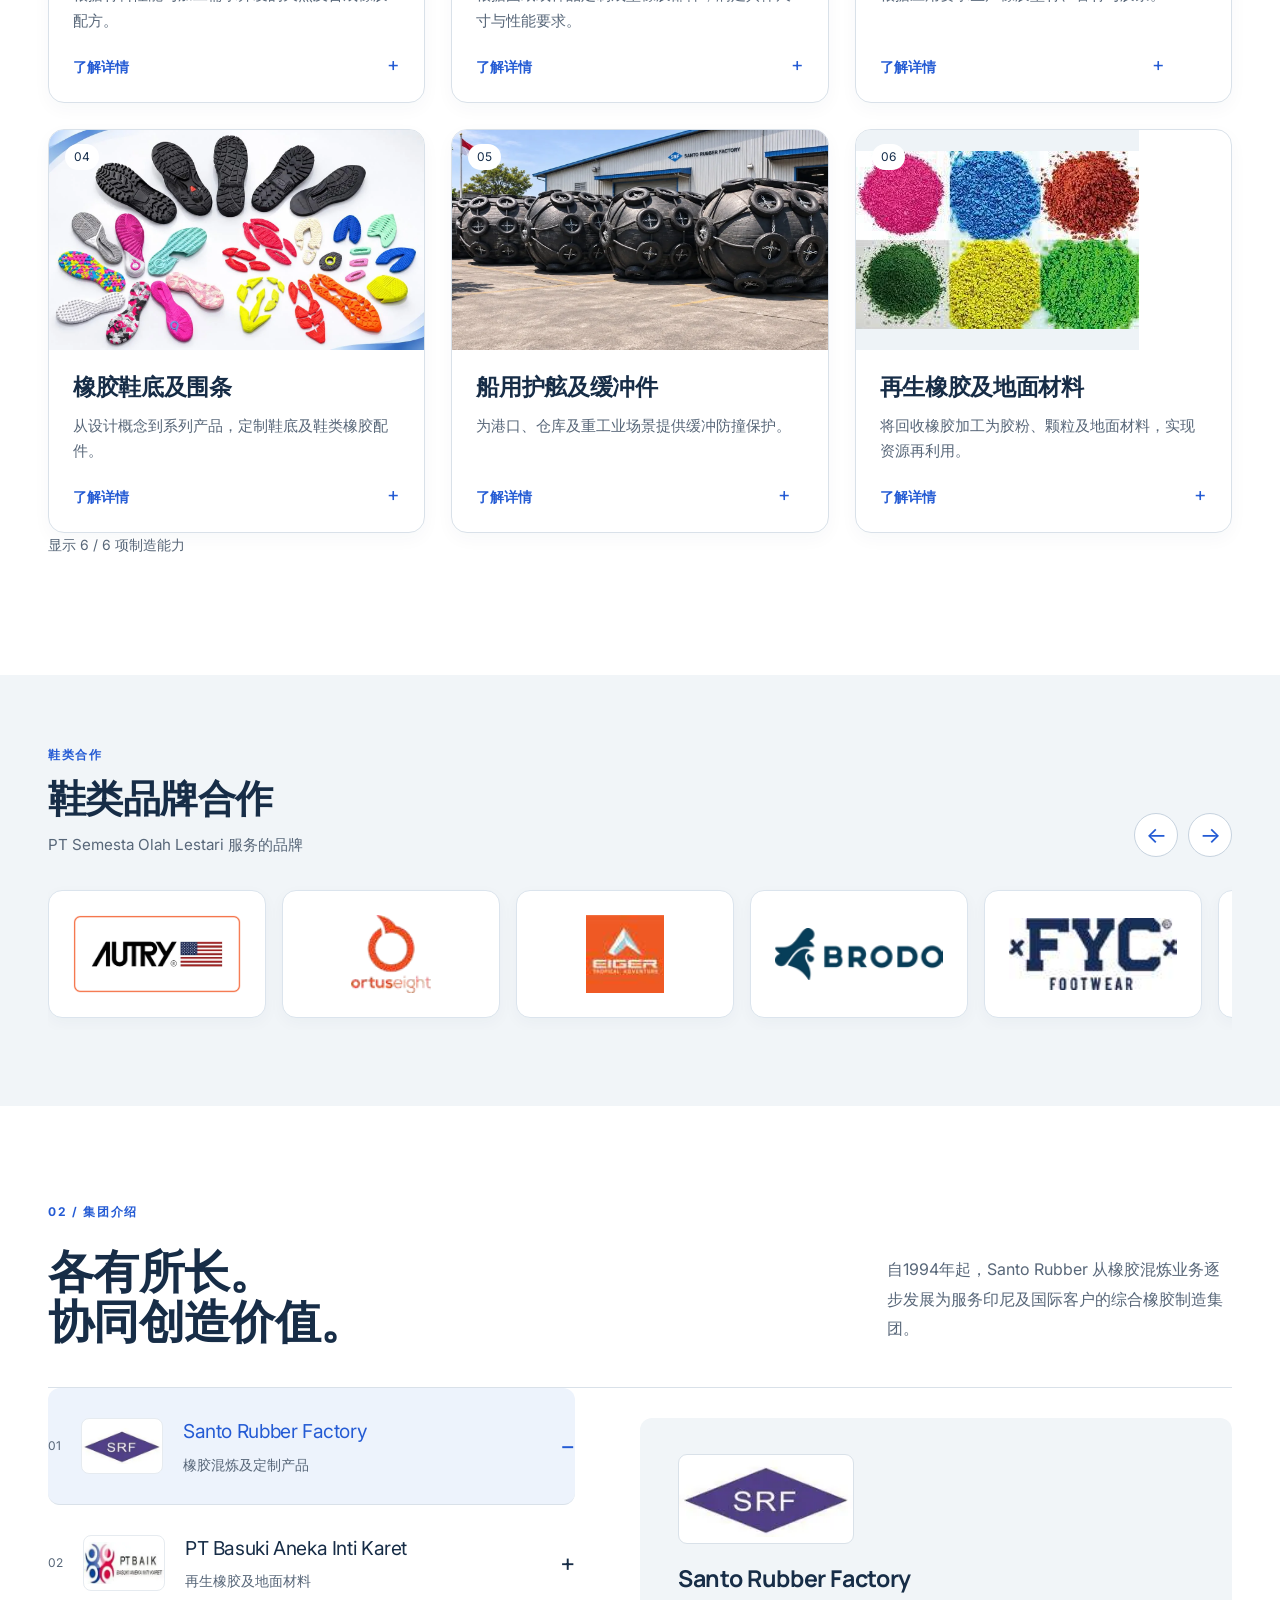
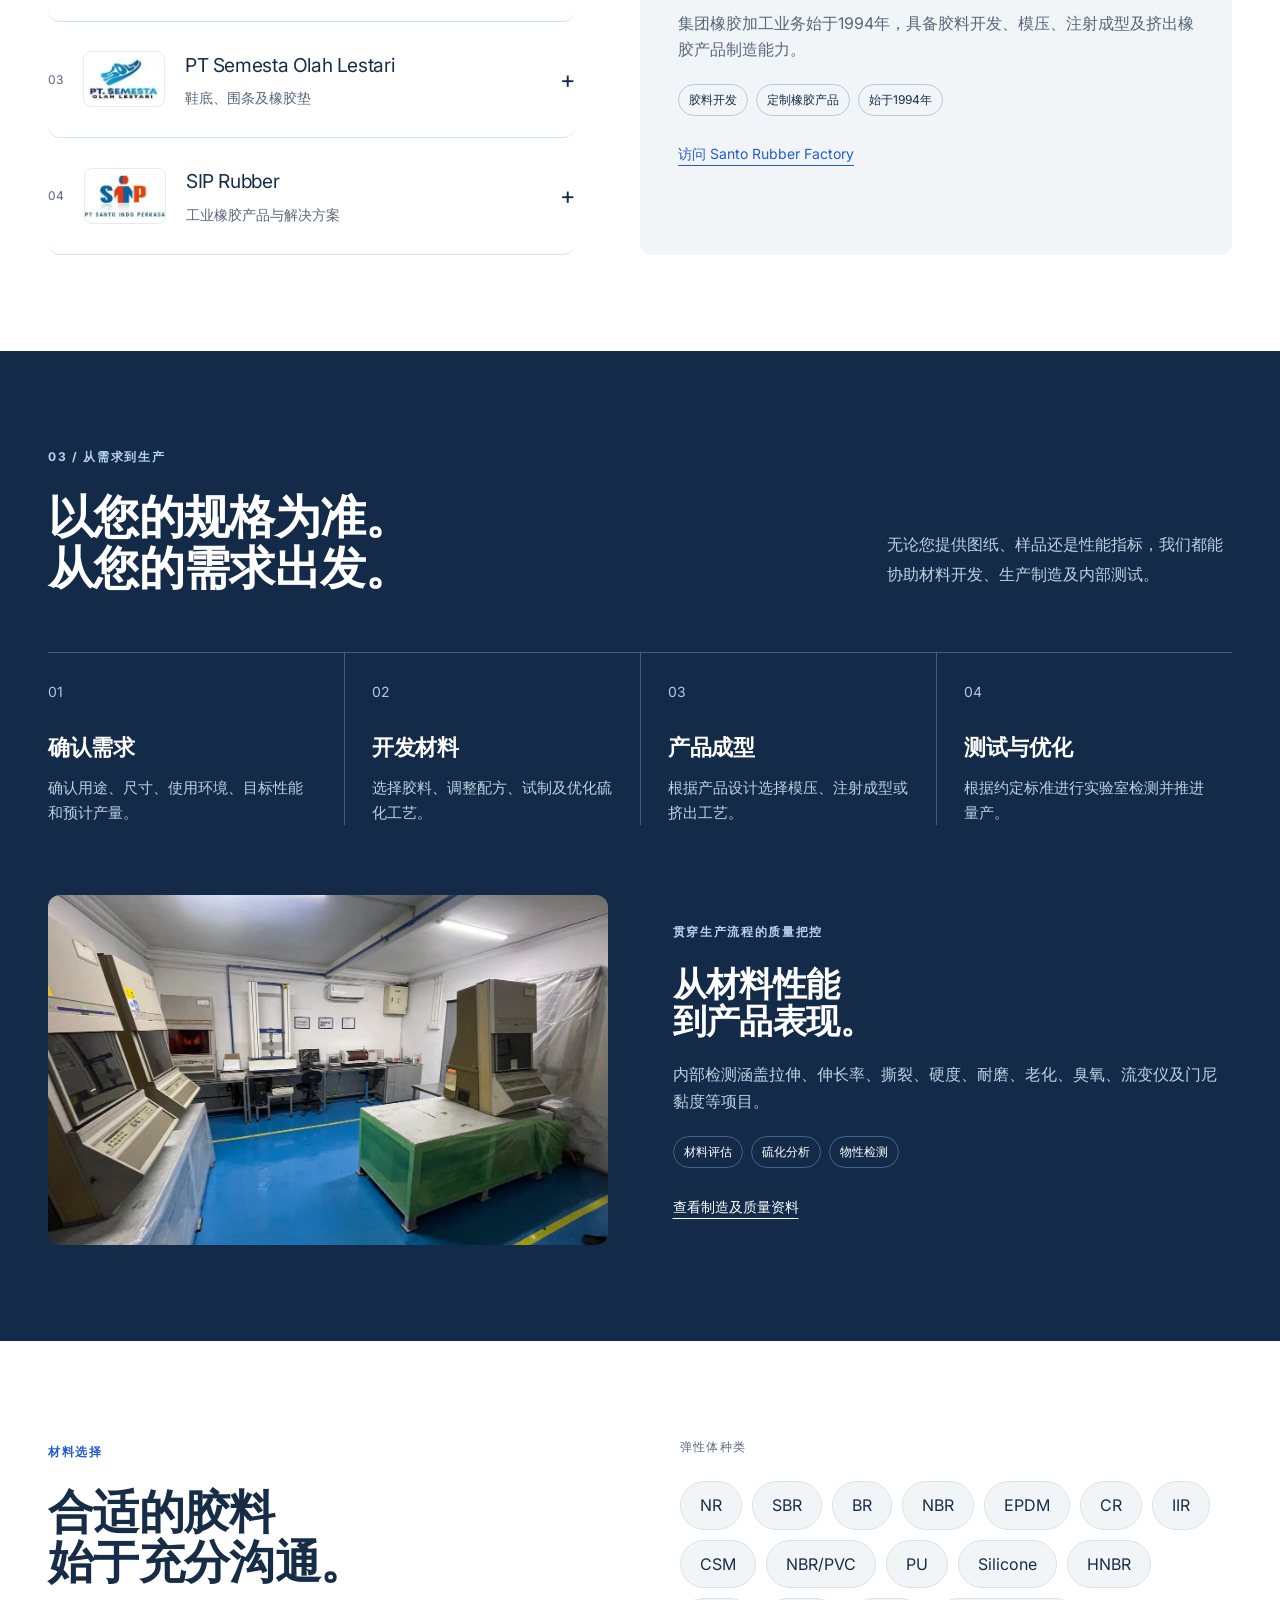
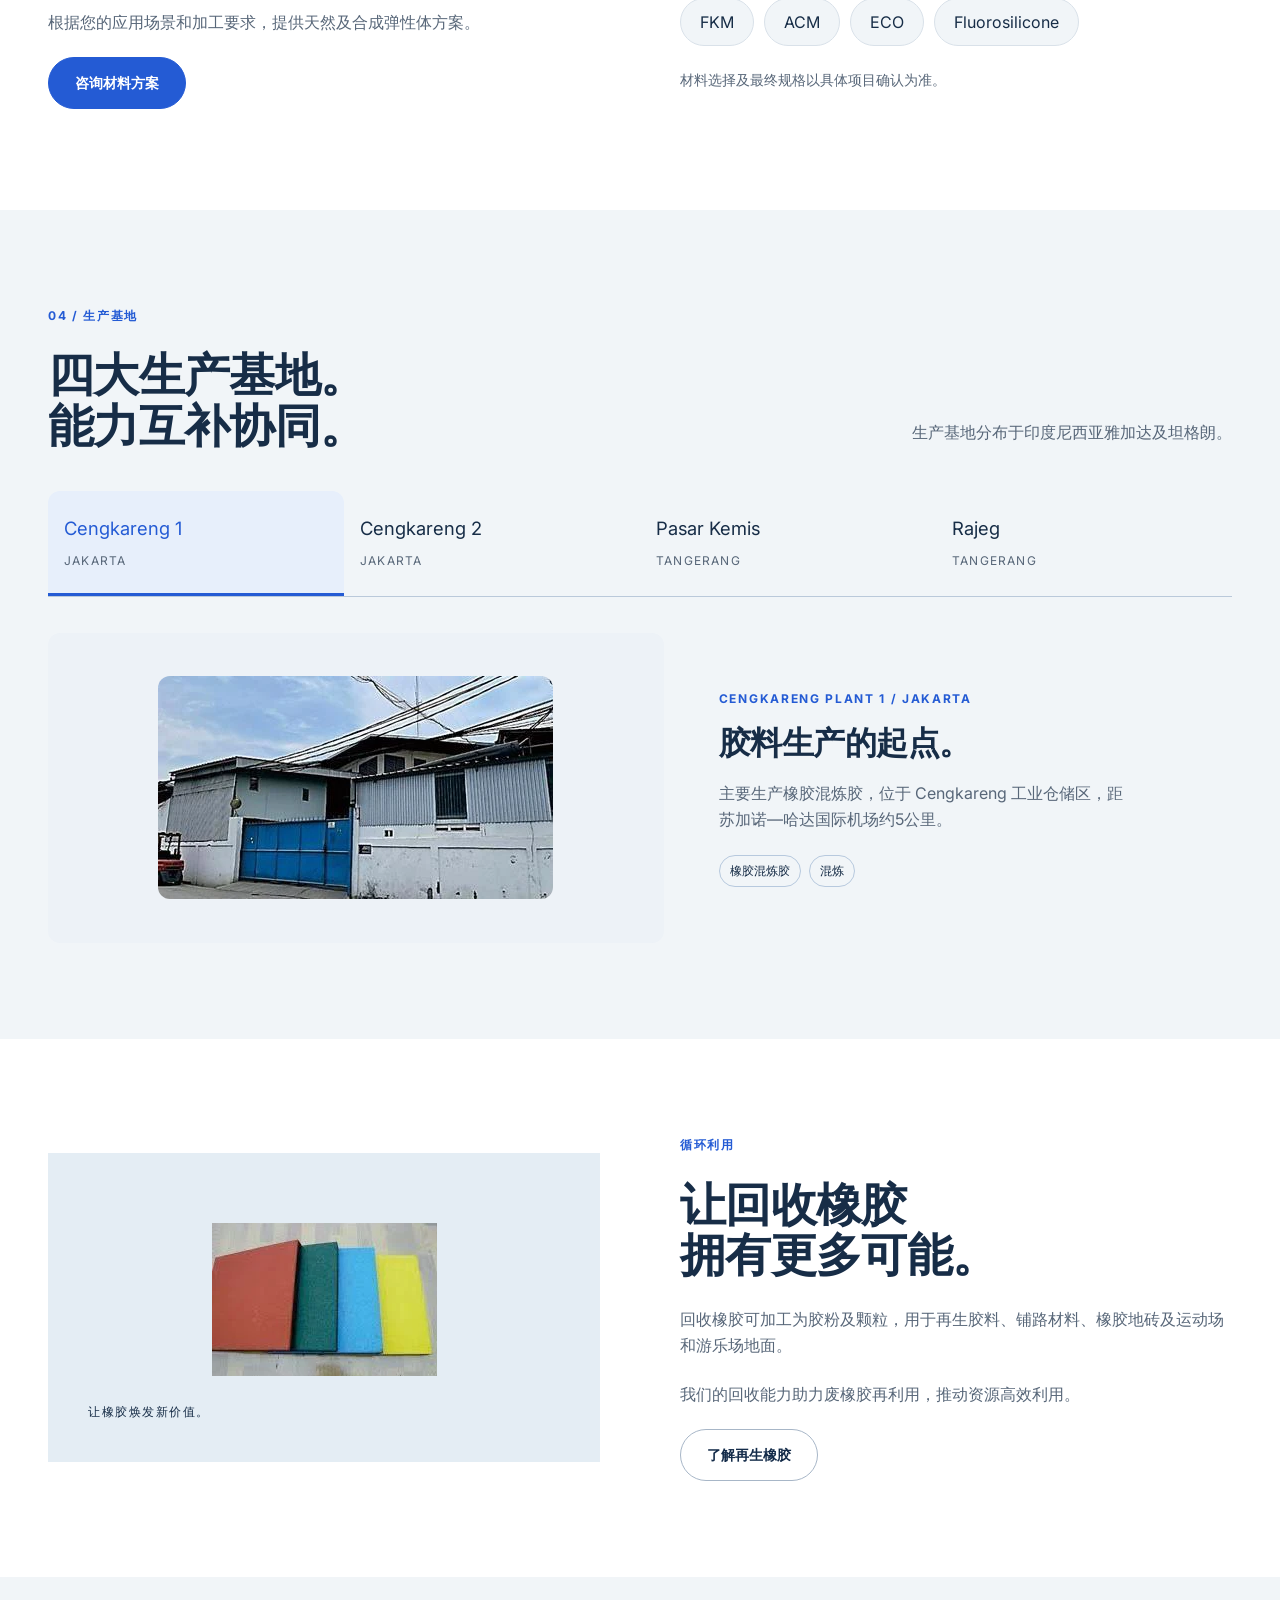
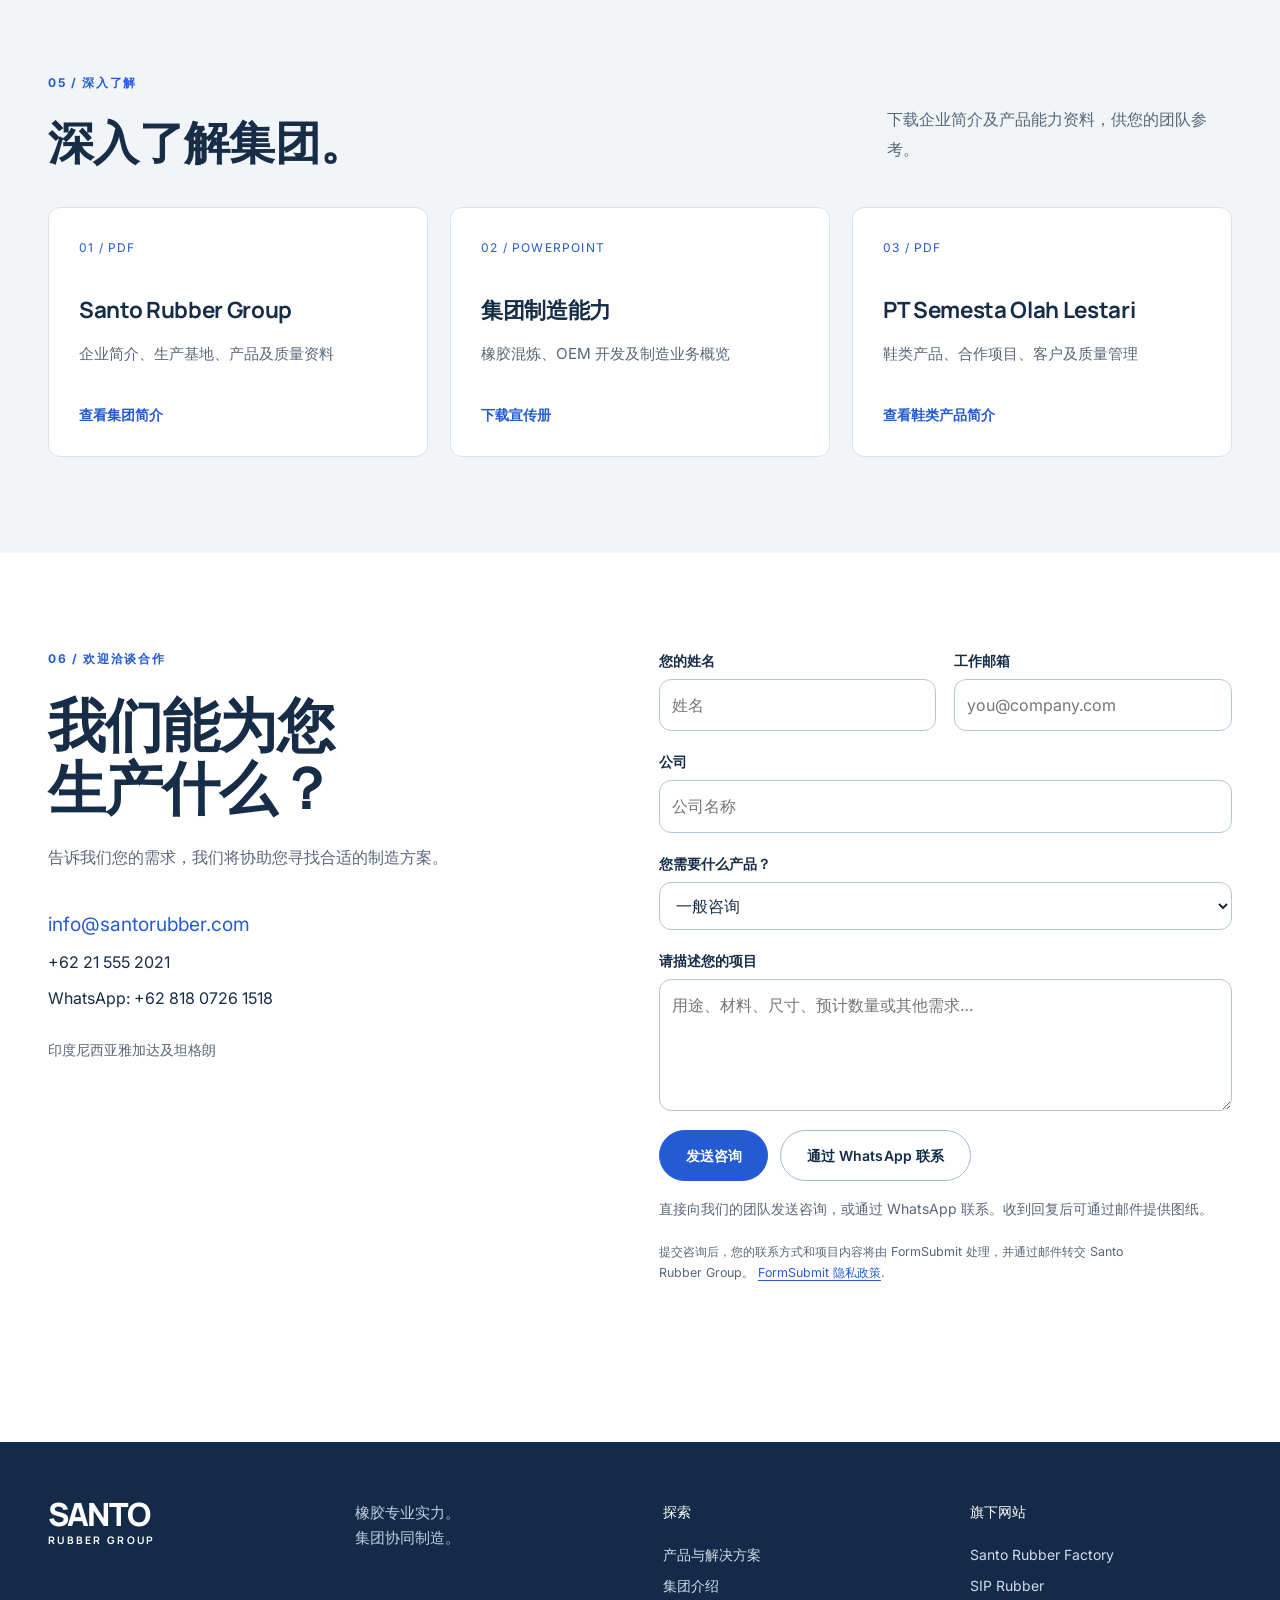
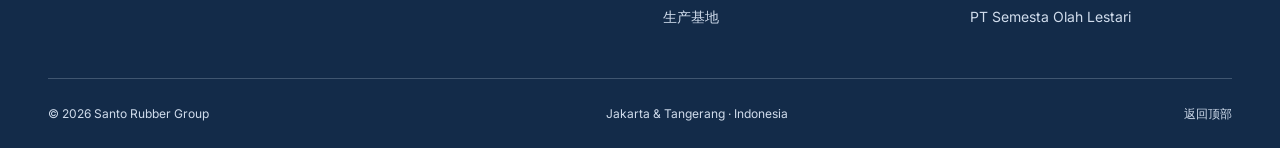
<file: zh/index.html>
<!DOCTYPE html>
<html lang="zh-Hans">
<head>
<meta charset="UTF-8"><meta name="viewport" content="width=device-width, initial-scale=1">
<title>Santo Rubber Group | 印尼工业橡胶与定制橡胶制品制造商</title>
<meta name="description" content="自1994年以来提供橡胶混炼胶、定制模压及挤出橡胶件、鞋底、船用护舷和再生橡胶产品。">
<link rel="canonical" href="https://santorubber.com/zh/">
<link rel="alternate" hreflang="en" href="https://santorubber.com/">
<link rel="alternate" hreflang="id" href="https://santorubber.com/id/">
<link rel="alternate" hreflang="zh-Hans" href="https://santorubber.com/zh/">
<link rel="alternate" hreflang="x-default" href="https://santorubber.com/">
<meta name="robots" content="index,follow,max-image-preview:large">
<meta property="og:type" content="website">
<meta property="og:site_name" content="Santo Rubber Group">
<meta property="og:title" content="Santo Rubber Group | 印尼工业橡胶与定制橡胶制品制造商">
<meta property="og:description" content="自1994年以来提供橡胶混炼胶、定制模压及挤出橡胶件、鞋底、船用护舷和再生橡胶产品。">
<meta property="og:url" content="https://santorubber.com/zh/">
<meta property="og:locale" content="zh_CN">
<meta property="og:locale:alternate" content="en_US">
<meta property="og:locale:alternate" content="id_ID">
<meta property="og:image" content="https://santorubber.com/assets/components.webp">
<meta property="og:image:width" content="1280">
<meta property="og:image:height" content="737">
<meta property="og:image:alt" content="Custom rubber components manufactured by Santo Rubber Group">
<meta name="twitter:card" content="summary_large_image">
<meta name="twitter:title" content="Santo Rubber Group | 印尼工业橡胶与定制橡胶制品制造商">
<meta name="twitter:description" content="自1994年以来提供橡胶混炼胶、定制模压及挤出橡胶件、鞋底、船用护舷和再生橡胶产品。">
<meta name="twitter:image" content="https://santorubber.com/assets/components.webp">
<link rel="preconnect" href="https://fonts.googleapis.com">
<link rel="preconnect" href="https://fonts.gstatic.com" crossorigin>
<script type="application/ld+json">{"@context":"https://schema.org","@graph":[{"@type":"Organization","@id":"https://santorubber.com/#organization","name":"Santo Rubber Group","url":"https://santorubber.com/","email":"info@santorubber.com","description":"Indonesian rubber manufacturing group providing rubber compounds, industrial rubber components, footwear products and rubber recycling.","contactPoint":{"@type":"ContactPoint","contactType":"sales inquiries","email":"info@santorubber.com","availableLanguage":["English","Indonesian","Chinese"]}},{"@type":"WebSite","@id":"https://santorubber.com/#website","url":"https://santorubber.com/","name":"Santo Rubber Group","publisher":{"@id":"https://santorubber.com/#organization"},"inLanguage":["en","id","zh-Hans"]},{"@type":"WebPage","@id":"https://santorubber.com/zh/#webpage","url":"https://santorubber.com/zh/","name":"Santo Rubber Group | 印尼工业橡胶与定制橡胶制品制造商","description":"自1994年以来提供橡胶混炼胶、定制模压及挤出橡胶件、鞋底、船用护舷和再生橡胶产品。","isPartOf":{"@id":"https://santorubber.com/#website"},"about":{"@id":"https://santorubber.com/#organization"},"inLanguage":"zh-Hans"}]}</script>
<meta name="theme-color" content="#132b49">
<link rel="icon" type="image/svg+xml" href="data:image/svg+xml,%3Csvg xmlns='http://www.w3.org/2000/svg' viewBox='0 0 32 32'%3E%3Crect width='32' height='32' rx='5' fill='%23132b49'/%3E%3Ctext x='16' y='24' text-anchor='middle' font-family='Arial' font-size='24' font-weight='bold' fill='white'%3ES%3C/text%3E%3C/svg%3E">
<link rel="stylesheet" href="/styles.css?v=20261115-collab-carousel"><script src="/i18n.js" defer></script><script src="/app.js?v=20261115-collab-carousel" defer></script>
</head>
<body>
<a class="skip" href="#main">跳至正文</a>
<div class="topline"><div class="wrap"><span>印尼制造，面向全球。</span><a href="#contact">印度尼西亚雅加达及坦格朗</a></div></div>
<header><div class="nav wrap"><a class="wordmark" href="#" aria-label="Santo Rubber Group home">SANTO<span>RUBBER GROUP</span></a><nav id="navigation" aria-label="Main navigation"><a href="#products">产品</a><a href="#group">集团介绍</a><a href="#capabilities">制造能力</a><a href="#resources">资料下载</a><a class="mobile-contact" href="#contact">洽谈合作需求</a></nav><a class="button compact" href="#contact">洽谈合作需求</a><button class="menu" aria-label="Open menu" aria-expanded="false" aria-controls="navigation">☰</button></div></header>
<main id="main">
<section class="hero"><div class="hero-copy"><div class="eyebrow light">材料专业知识与制造经验。</div><h1>橡胶制造，<br>为您的需求<br><em>量身定制。</em></h1><p>从橡胶配方开发到成品制造，我们以集团协同优势满足您的橡胶产品需求。</p><div class="actions"><a class="button white" href="#products">浏览产品</a><a class="text-link" href="#group">了解集团</a></div><div class="hero-note"><span class="line"></span>自1994年以来值得信赖的制造伙伴</div></div><div class="hero-visual"><img src="/assets/factory-production-floor.webp" data-fallback-src="/assets/hero.webp" alt="Production floor at a Santo Rubber Group manufacturing facility" fetchpriority="high"><div class="photo-caption"><span>走进 SANTO RUBBER GROUP</span><b>专注每一道工艺。<br>以经验铸就品质。</b></div><span class="photo-index">01 / 生产制造</span></div></section>
<div class="facts wrap"><div><b>30+</b><span>橡胶行业经验（年）</span></div><div><b>4</b><span>专业生产基地</span></div><div><b>6</b><span>核心产品领域</span></div><div><b>一站式伙伴。</b><span>从开发到量产</span></div></div>
<section class="section wrap" id="products"><div class="section-heading"><div><div class="eyebrow">01 / 产品与解决方案</div><h2>广泛的应用领域。<br>共同的橡胶专业实力。</h2></div><p>探索我们的制造能力，为您的下一款产品找到合适方案。每个项目都从您的实际需求出发。</p></div><div class="filters" role="group" aria-label="Filter products"><button class="active" data-filter="all" aria-pressed="true">全部产品</button><button data-filter="industrial" aria-pressed="false">工业及 OEM</button><button data-filter="footwear" aria-pressed="false">鞋类</button><button data-filter="marine" aria-pressed="false">船舶及防护</button><button data-filter="recycled" aria-pressed="false">再生橡胶</button></div><div class="products-grid" id="product-grid"></div><p id="product-count" class="small" aria-live="polite"></p></section>
<section class="clients" id="collaborations">
  <div class="wrap">
    <div class="clients-heading">
      <div class="clients-heading-copy">
        <div class="eyebrow">鞋类合作</div>
        <h2>鞋类品牌合作</h2>
        <p>PT Semesta Olah Lestari 服务的品牌</p>
      </div>
      <div class="carousel-controls" aria-label="PT Semesta Olah Lestari 鞋类客户品牌标志">
        <button type="button" class="carousel-prev" aria-label="上一组品牌标志">←</button>
        <button type="button" class="carousel-next" aria-label="下一组品牌标志">→</button>
      </div>
    </div>
    <div class="logo-carousel" tabindex="0" role="region" aria-roledescription="carousel" aria-label="PT Semesta Olah Lestari 鞋类客户品牌标志" aria-live="off">
      <div class="logo-track" role="list">
        <div class="logo-card" role="listitem"><img src="/assets/clients/aury.png" alt="Aury" loading="lazy" decoding="async"></div>
<div class="logo-card" role="listitem"><img src="/assets/clients/ortuseight.png" alt="Ortuseight" loading="lazy" decoding="async"></div>
<div class="logo-card" role="listitem"><img src="/assets/clients/eiger.png" alt="Eiger" loading="lazy" decoding="async"></div>
<div class="logo-card" role="listitem"><img src="/assets/clients/brodo.png" alt="Brodo" loading="lazy" decoding="async"></div>
<div class="logo-card" role="listitem"><img src="/assets/clients/fyc.png" alt="FYC Footwear" loading="lazy" decoding="async"></div>
<div class="logo-card" role="listitem"><img src="/assets/clients/hush-puppies.png" alt="Hush Puppies" loading="lazy" decoding="async"></div>
<div class="logo-card" role="listitem"><img src="/assets/clients/concave.png" alt="Concave" loading="lazy" decoding="async"></div>
<div class="logo-card" role="listitem"><img src="/assets/clients/rei.png" alt="Rei Outdoor Gear" loading="lazy" decoding="async"></div>
<div class="logo-card" role="listitem"><img src="/assets/clients/kalibre.png" alt="Kalibre" loading="lazy" decoding="async"></div>
<div class="logo-card" role="listitem"><img src="/assets/clients/emba.png" alt="Footwear Emba" loading="lazy" decoding="async"></div>
<div class="logo-card" role="listitem"><img src="/assets/clients/sab-footwear.png" alt="SAB Footwear" loading="lazy" decoding="async"></div>
<div class="logo-card" role="listitem"><img src="/assets/clients/pakalolo.png" alt="Pakalolo Boots" loading="lazy" decoding="async"></div>
<div class="logo-card" role="listitem"><img src="/assets/clients/berrybenka.png" alt="Berrybenka" loading="lazy" decoding="async"></div>
<div class="logo-card" role="listitem"><img src="/assets/clients/parabellum.png" alt="Parabellum Tactical Gear" loading="lazy" decoding="async"></div>
<div class="logo-card" role="listitem"><img src="/assets/clients/oakley.png" alt="Oakley" loading="lazy" decoding="async"></div>
<div class="logo-card" role="listitem"><img src="/assets/clients/pyopp-fledge.png" alt="Pyopp Fledge" loading="lazy" decoding="async"></div>
<div class="logo-card" role="listitem"><img src="/assets/clients/grounds.png" alt="Grounds" loading="lazy" decoding="async"></div>
<div class="logo-card" role="listitem"><img src="/assets/clients/compass.png" alt="Compass" loading="lazy" decoding="async"></div>
      </div>
    </div>
  </div>
</section>
<section class="section wrap" id="group"><div class="section-heading"><div><div class="eyebrow">02 / 集团介绍</div><h2>各有所长。<br>协同创造价值。</h2></div><p>自1994年起，Santo Rubber 从橡胶混炼业务逐步发展为服务印尼及国际客户的综合橡胶制造集团。</p></div><div class="company-layout"><div class="company-list" role="tablist" aria-label="Group companies" aria-orientation="vertical"><button role="tab" id="company-srf" aria-selected="true" aria-controls="company-panel" data-company="srf"><span>01</span><span class="company-tab-logo" role="img" aria-label="Santo Rubber Factory logo" style="background-image:url('/assets/logos/srf.webp')"></span><div>Santo Rubber Factory<small>橡胶混炼及定制产品</small></div><b>+</b></button><button role="tab" id="company-baik" aria-selected="false" aria-controls="company-panel" data-company="baik" tabindex="-1"><span>02</span><span class="company-tab-logo" role="img" aria-label="PT Basuki Aneka Inti Karet logo" style="background-image:url('/assets/logos/baik.webp')"></span><div>PT Basuki Aneka Inti Karet<small>再生橡胶及地面材料</small></div><b>+</b></button><button role="tab" id="company-sol" aria-selected="false" aria-controls="company-panel" data-company="sol" tabindex="-1"><span>03</span><span class="company-tab-logo" role="img" aria-label="PT Semesta Olah Lestari logo" style="background-image:url('/assets/logos/sol.webp')"></span><div>PT Semesta Olah Lestari<small>鞋底、围条及橡胶垫</small></div><b>+</b></button><button role="tab" id="company-sip" aria-selected="false" aria-controls="company-panel" data-company="sip" tabindex="-1"><span>04</span><span class="company-tab-logo" role="img" aria-label="SIP Rubber logo" style="background-image:url('/assets/logos/sip.webp')"></span><div>SIP Rubber<small>工业橡胶产品与解决方案</small></div><b>+</b></button></div><div id="company-panel" class="company-panel" role="tabpanel" aria-labelledby="company-srf" tabindex="0"></div></div></section>
<section class="capabilities section" id="capabilities"><div class="wrap"><div class="section-heading"><div><div class="eyebrow light">03 / 从需求到生产</div><h2>以您的规格为准。<br>从您的需求出发。</h2></div><p>无论您提供图纸、样品还是性能指标，我们都能协助材料开发、生产制造及内部测试。</p></div><div class="process"><article><span>01</span><h3>确认需求</h3><p>确认用途、尺寸、使用环境、目标性能和预计产量。</p></article><article><span>02</span><h3>开发材料</h3><p>选择胶料、调整配方、试制及优化硫化工艺。</p></article><article><span>03</span><h3>产品成型</h3><p>根据产品设计选择模压、注射成型或挤出工艺。</p></article><article><span>04</span><h3>测试与优化</h3><p>根据约定标准进行实验室检测并推进量产。</p></article></div><div class="quality-grid"><img src="/assets/lab.webp" alt="Santo Rubber Group in-house rubber testing laboratory" loading="lazy"><div><div class="eyebrow light">贯穿生产流程的质量把控</div><h3>从材料性能<br>到产品表现。</h3><p>内部检测涵盖拉伸、伸长率、撕裂、硬度、耐磨、老化、臭氧、流变仪及门尼黏度等项目。</p><div class="pill-row"><span>材料评估</span><span>硫化分析</span><span>物性检测</span></div><a class="text-link" href="/assets/santo-rubber-group-profile.pdf" target="_blank" rel="noopener">查看制造及质量资料</a></div></div></div></section>
<section class="section wrap" id="materials"><div class="material-layout"><div><div class="eyebrow">材料选择</div><h2>合适的胶料<br>始于充分沟通。</h2><p>根据您的应用场景和加工要求，提供天然及合成弹性体方案。</p><a class="button" href="#contact">咨询材料方案</a></div><div class="materials"><div class="material-label">弹性体种类</div><div class="material-tags"><span>NR</span><span>SBR</span><span>BR</span><span>NBR</span><span>EPDM</span><span>CR</span><span>IIR</span><span>CSM</span><span>NBR/PVC</span><span>PU</span><span>Silicone</span><span>HNBR</span><span>FKM</span><span>ACM</span><span>ECO</span><span>Fluorosilicone</span></div><p class="small">材料选择及最终规格以具体项目确认为准。</p></div></div></section>
<section class="facilities section" id="facilities"><div class="wrap"><div class="section-heading"><div><div class="eyebrow">04 / 生产基地</div><h2>四大生产基地。<br>能力互补协同。</h2></div><p>生产基地分布于印度尼西亚雅加达及坦格朗。</p></div><div class="facility-tabs" role="tablist" aria-label="生产基地"><button role="tab" id="facility-0" aria-selected="true" aria-controls="facility-panel" data-facility="0">Cengkareng 1<span>JAKARTA</span></button><button role="tab" id="facility-1" aria-selected="false" aria-controls="facility-panel" data-facility="1" tabindex="-1">Cengkareng 2<span>JAKARTA</span></button><button role="tab" id="facility-2" aria-selected="false" aria-controls="facility-panel" data-facility="2" tabindex="-1">Pasar Kemis<span>TANGERANG</span></button><button role="tab" id="facility-3" aria-selected="false" aria-controls="facility-panel" data-facility="3" tabindex="-1">Rajeg<span>TANGERANG</span></button></div><div class="facility-panel" id="facility-panel" role="tabpanel" aria-labelledby="facility-0" tabindex="0"></div></div></section>
<section class="section wrap circular"><div class="circular-photo"><img class="native-photo-tiles" src="/assets/tiles.webp" alt="Colored rubber tiles featured in Santo Rubber Group’s recycled rubber product range" loading="lazy"><span>让橡胶焕发新价值。</span></div><div><div class="eyebrow">循环利用</div><h2>让回收橡胶<br>拥有更多可能。</h2><p>回收橡胶可加工为胶粉及颗粒，用于再生胶料、铺路材料、橡胶地砖及运动场和游乐场地面。</p><p>我们的回收能力助力废橡胶再利用，推动资源高效利用。</p><button class="button outline" data-open-product="recycled">了解再生橡胶</button></div></section>
<section class="resources section" id="resources"><div class="wrap"><div class="section-heading"><div><div class="eyebrow">05 / 深入了解</div><h2>深入了解集团。</h2></div><p>下载企业简介及产品能力资料，供您的团队参考。</p></div><div class="resource-grid"><a href="/assets/santo-rubber-group-profile.pdf" target="_blank" rel="noopener"><span>01 / PDF</span><h3>Santo Rubber Group</h3><p>企业简介、生产基地、产品及质量资料</p><b>查看集团简介</b></a><a href="/assets/santo-rubber-group-brochure.pptx" download><span>02 / POWERPOINT</span><h3>集团制造能力</h3><p>橡胶混炼、OEM 开发及制造业务概览</p><b>下载宣传册</b></a><a href="/assets/pt-sol-profile.pdf" target="_blank" rel="noopener"><span>03 / PDF</span><h3>PT Semesta Olah Lestari</h3><p>鞋类产品、合作项目、客户及质量管理</p><b>查看鞋类产品简介</b></a></div></div></section>
<section class="section wrap contact" id="contact"><div><div class="eyebrow">06 / 欢迎洽谈合作</div><h2>我们能为您<br>生产什么？</h2><p>告诉我们您的需求，我们将协助您寻找合适的制造方案。</p><div class="contact-details"><a href="mailto:info@santorubber.com">info@santorubber.com</a><a href="tel:+62215552021">+62 21 555 2021</a><a href="https://wa.me/6281807261518" target="_blank" rel="noopener">WhatsApp: +62 818 0726 1518</a><span>印度尼西亚雅加达及坦格朗</span></div></div><form id="inquiry-form" method="POST" action="https://formsubmit.co/info@santorubber.com" accept-charset="UTF-8"><input type="hidden" name="_subject" value="New Santo Rubber Group website inquiry"><input type="hidden" name="_template" value="table"><input type="hidden" name="_url" value="https://santorubber.com/zh/"><label class="form-trap" aria-hidden="true">Leave this field blank<input name="_honey" type="text" tabindex="-1" autocomplete="off"></label><div class="form-row"><label>您的姓名<input name="name" autocomplete="name" required placeholder="姓名" maxlength="100"></label><label>工作邮箱<input name="email" type="email" autocomplete="email" required placeholder="you@company.com" maxlength="150"></label></div><label>公司<input name="company" autocomplete="organization" placeholder="公司名称" maxlength="150"></label><label>您需要什么产品？<select id="inquiry-interest" name="interest"><option value="General group inquiry">一般咨询</option><option value="Rubber compounds">橡胶混炼胶</option><option value="Custom molded components">定制模压橡胶件</option><option value="Extruded rubber profiles">挤出橡胶型材</option><option value="Footwear outsoles & foxing">橡胶鞋底及围条</option><option value="Marine fenders & bumpers">船用护舷及缓冲件</option><option value="Recycled rubber & surfaces">再生橡胶及地面材料</option><option value="SIP Rubber products">SIP Rubber 产品</option></select></label><label>请描述您的项目<textarea name="message" rows="4" required placeholder="用途、材料、尺寸、预计数量或其他需求…" maxlength="2500"></textarea></label><div class="form-actions"><button class="button" type="submit" name="channel" value="email">发送咨询</button><button class="button outline" type="submit" name="channel" value="whatsapp">通过 WhatsApp 联系</button></div><p class="small inquiry-notice">直接向我们的团队发送咨询，或通过 WhatsApp 联系。收到回复后可通过邮件提供图纸。</p><p class="small inquiry-privacy">提交咨询后，您的联系方式和项目内容将由 FormSubmit 处理，并通过邮件转交 Santo Rubber Group。 <a href="https://formsubmit.co/privacy.pdf" target="_blank" rel="noopener noreferrer">FormSubmit 隐私政策</a>.</p><p class="form-status" id="inquiry-status" role="status"></p><div id="email-fallback" hidden><p class="small">如直接发送失败，可打开邮件草稿或复制已准备好的内容。</p><div class="inquiry-fallback-actions"><a class="text-link dark" id="email-draft" href="mailto:info@santorubber.com">打开邮件草稿</a><button type="button" class="text-link dark" id="copy-inquiry">复制咨询内容</button></div><textarea id="prepared-inquiry" readonly aria-label="Prepared inquiry text" hidden></textarea></div></form></section>
</main>
<footer><div class="wrap footer-main"><a class="wordmark" href="#">SANTO<span>RUBBER GROUP</span></a><p>橡胶专业实力。<br>集团协同制造。</p><div><b>探索</b><a href="#products">产品与解决方案</a><a href="#group">集团介绍</a><a href="#facilities">生产基地</a></div><div><b>旗下网站</b><a href="https://www.industrikaret.com/" target="_blank" rel="noopener">Santo Rubber Factory</a><a href="https://www.siprubber.com/" target="_blank" rel="noopener">SIP Rubber</a><a href="https://bit.ly/PT-SOL" target="_blank" rel="noopener">PT Semesta Olah Lestari</a></div></div><div class="wrap footer-bottom"><span>© <span id="year">2026</span> Santo Rubber Group</span><span>Jakarta & Tangerang · Indonesia</span><a href="#">返回顶部</a></div></footer>
<dialog id="product-dialog" aria-labelledby="dialog-title"><button class="dialog-close" aria-label="关闭产品详情">×</button><div id="dialog-content"></div></dialog>
</body></html>
</file>
<file: styles.css>
/* Corporate typography and spacing refresh — shared by EN / ID / ZH. */
@import url('https://fonts.googleapis.com/css2?family=Inter:wght@400;500;600;700&family=Manrope:wght@500;600;700;800&display=swap');
:root{--radius:12px;--surface-shadow:0 14px 36px rgba(19,43,73,.07)}
body{font-family:'Inter','Noto Sans SC','PingFang SC','Microsoft YaHei',system-ui,sans-serif;font-size:16px;line-height:1.65}
h1,h2,h3,.wordmark,.facts b{font-family:'Manrope','Noto Sans SC','PingFang SC','Microsoft YaHei',system-ui,sans-serif}
h1,h2,h3{font-weight:600;letter-spacing:-.035em}
html[lang="zh-Hans"] h1,html[lang="zh-Hans"] h2,html[lang="zh-Hans"] h3{letter-spacing:-.015em}
.section{padding-top:104px;padding-bottom:104px}
.section-heading{align-items:flex-start;gap:50px;margin-bottom:44px}
.section-heading>p{line-height:1.85;max-width:390px}
.eyebrow{letter-spacing:.13em;font-weight:700}
.nav{height:86px}
header{box-shadow:0 2px 14px rgba(19,43,73,.035)}
.hero h1{line-height:1.06}
.hero p{line-height:1.8}
.product{border-radius:var(--radius);box-shadow:0 6px 18px rgba(19,43,73,.035)}
.product-image{height:245px}
.product-copy{padding:26px}
.product:hover{box-shadow:var(--surface-shadow)}
.product-image img{object-fit:cover}
.company-panel{border-radius:var(--radius)}
.quality-grid img,.facility-panel img{border-radius:var(--radius)}
.resource-grid a{border-radius:var(--radius)}
.button{font-weight:600;letter-spacing:.005em}
form input,form textarea,form select{border-radius:6px}
@media(max-width:1050px){.nav{height:78px}.section{padding-top:78px;padding-bottom:78px}}
@media(max-width:800px){.hero h1{font-size:clamp(2.8rem,7.6vw,4.8rem)}.section-heading{gap:26px}.product-image{height:225px}}
@media(max-width:540px){.section{padding-top:56px;padding-bottom:56px}.section-heading{margin-bottom:30px}.hero h1{font-size:clamp(2.6rem,11vw,3.9rem)}.product-copy{padding:22px}.product-image{height:230px}}

:root{--navy:#132b49;--ink:#172d47;--blue:#245bd4;--muted:#586779;--line:#d9e1e9;--pale:#f1f5f8;--white:#fff;--accent:#b7d3f3}*{box-sizing:border-box}html{scroll-behavior:smooth;scroll-padding-top:95px}body{margin:0;color:var(--ink);font-family:'Inter','Noto Sans SC','PingFang SC','Microsoft YaHei',system-ui,sans-serif;font-size:16px;line-height:1.65}button,input,select,textarea{font:inherit}a{color:inherit;text-decoration:none}button,a,input,select,textarea{-webkit-tap-highlight-color:transparent}button{cursor:pointer}button:focus-visible,a:focus-visible,input:focus-visible,select:focus-visible,textarea:focus-visible,[tabindex]:focus-visible{outline:3px solid #568fec;outline-offset:5px}button{color:inherit}img{display:block;width:100%;object-fit:cover}p{color:var(--muted);margin:0 0 22px}h1,h2,h3{line-height:1.1;letter-spacing:-.04em;margin:0;font-weight:500}h2{font-size:clamp(2.2rem,3.6vw,3.5rem)}h3{font-size:1.45rem}section[id]{scroll-margin-top:25px}.wrap{width:min(1280px,calc(100% - 96px));margin:auto}.section{padding-top:96px;padding-bottom:96px}.eyebrow{font-size:.75rem;letter-spacing:.14em;font-weight:700;margin-bottom:24px;color:var(--blue)}.eyebrow.light{color:var(--accent)}.small{font-size:.875rem}.topline{background:var(--navy);color:#dde8f5;font-size:.75rem;letter-spacing:.08em}.topline .wrap{height:35px;display:flex;justify-content:space-between;align-items:center}.topline a{letter-spacing:0}header{position:sticky;top:0;z-index:20;background:#fff;border-bottom:1px solid var(--line)}.nav{height:94px;display:flex;align-items:center;gap:40px}.wordmark{font-size:2rem;font-weight:900;line-height:.9;letter-spacing:-.055em;display:block;flex-shrink:0}.wordmark span{display:block;font-size:.65rem;letter-spacing:.22em;font-weight:700;margin-top:8px}.nav nav{display:flex;gap:32px;margin-left:auto;font-size:.875rem}.nav nav a:hover{color:var(--blue)}.button{background:var(--blue);color:white;padding:15px 24px;border:1px solid var(--blue);font-size:.875rem;font-weight:600;display:inline-flex;align-items:center;justify-content:center;line-height:1.4;min-height:49px;transition:background .2s,transform .2s}.button:hover{background:#1948ad;border-color:#1948ad;transform:translateY(-2px)}.button.compact{padding:13px 20px}.button.white{background:#fff;color:var(--navy);border-color:#fff}.button.white:hover{background:#e6edf5}.button.outline{background:transparent;color:var(--navy);border:1px solid #a7b6c7}.button.outline:hover{background:#e5edf6}.menu{display:none;background:transparent;border:0;font-size:1.6rem}.hero{display:grid;grid-template-columns:1.06fr 1fr;background:var(--navy);color:white;min-height:660px}.hero-copy{padding:72px 60px 48px max(48px,calc((100vw - 1280px)/2));display:flex;flex-direction:column;align-items:flex-start}.hero h1{font-size:clamp(3.5rem,5.8vw,6rem);line-height:1;letter-spacing:-.055em}.hero h1 em{font-style:normal;color:var(--accent)}.hero p{font-size:1.125rem;color:#c5d2e2;max-width:440px;margin:28px 0 32px;line-height:1.65}.actions{display:flex;gap:28px;align-items:center}.text-link{color:inherit;font-size:.875rem;text-decoration:underline;text-underline-offset:6px;background:none;border:0;padding:0;display:inline-block}.hero-note{font-size:.75rem;letter-spacing:.11em;color:#c2d1e3;margin-top:auto;padding-top:48px;display:flex;align-items:center;gap:16px}.line{height:1px;background:#829fbd;width:35px}.hero-visual{position:relative;overflow:hidden}.hero-visual>img{height:100%;position:absolute;object-position:center 60%}.hero-visual:after{content:"";position:absolute;inset:0;background:linear-gradient(0deg,rgba(7,25,45,.85),transparent 65%)}.photo-caption{position:absolute;bottom:48px;left:42px;z-index:1}.photo-caption span{font-size:.75rem;letter-spacing:.12em}.photo-caption b{font-size:2rem;line-height:1.15;display:block;margin-top:15px;font-weight:400;letter-spacing:-.03em}.photo-index{position:absolute;right:24px;top:28px;z-index:1;color:white;font-size:.75rem;letter-spacing:.12em;background:#132b49c9;padding:7px 12px}.facts{display:grid;grid-template-columns:repeat(4,1fr);padding:37px 0;border-bottom:1px solid var(--line)}.facts>div{padding:0 30px;border-right:1px solid var(--line)}.facts>div:first-child{padding-left:0}.facts>div:last-child{border:0}.facts b{font-size:2.1rem;font-weight:500;letter-spacing:-.04em;display:block}.facts span{font-size:.875rem;color:var(--muted)}.section-heading{display:flex;justify-content:space-between;gap:60px;align-items:flex-end;margin-bottom:40px}.section-heading>p{max-width:345px;margin:0 0 3px}.filters{display:flex;gap:9px;flex-wrap:wrap;margin:35px 0 28px}.filters button{background:white;padding:10px 19px;border:1px solid var(--line);border-radius:30px;font-size:.875rem}.filters button:hover{border-color:var(--blue)}.filters button.active{background:var(--navy);color:white;border-color:var(--navy)}.products-grid{display:grid;grid-template-columns:repeat(3,1fr);gap:26px}.product{display:flex;flex-direction:column;text-align:left;border:1px solid var(--line);padding:0;background:#fff;transition:box-shadow .2s,transform .2s;overflow:hidden}.product:hover{box-shadow:0 12px 35px #1a345316;transform:translateY(-4px)}.product-image{height:220px;background:#e8edf1;overflow:hidden;position:relative}.product-image img{height:100%;transition:transform .5s}.product:hover img{transform:scale(1.035)}.product-num{position:absolute;top:14px;left:16px;background:#fff;color:var(--navy);font-size:.75rem;padding:3px 9px}.product-copy{padding:24px;flex:1;display:flex;flex-direction:column}.product h3{margin-bottom:14px;font-size:1.45rem}.product p{font-size:.95rem;margin-bottom:22px}.product-more{font-size:.875rem;color:var(--blue);margin-top:auto;font-weight:600;display:flex;justify-content:space-between}.product-more b{font-size:1.2rem;font-weight:400;line-height:1}.clients{background:var(--pale);padding:36px 0}.client-row{display:flex;align-items:center;justify-content:space-between;gap:40px}.client-row .eyebrow{margin-bottom:5px}.client-row p{font-size:.875rem;margin:0;max-width:220px}.brand-name{font-weight:900;letter-spacing:-.035em;font-size:1.9rem;color:#52647a}.ortus{font-style:italic}.eiger{font-size:2rem;line-height:1}.eiger span{display:block;font-size:.52rem;letter-spacing:.2em;margin-top:8px}.company-layout{display:grid;grid-template-columns:1fr 1fr;border-top:1px solid var(--line)}.company-list{padding-right:65px}.company-list button{width:100%;display:flex;align-items:center;text-align:left;padding:28px 0;border:0;border-bottom:1px solid var(--line);background:white;gap:20px}.company-list button>span{font-size:.75rem;color:var(--muted)}.company-list button>div{font-size:1.2rem;letter-spacing:-.02em}.company-list button small{display:block;font-size:.875rem;color:var(--muted);letter-spacing:0;margin-top:5px}.company-list button>b{margin-left:auto;font-size:1.5rem;font-weight:400}.company-list button[aria-selected=true]{color:var(--blue)}.company-panel{background:var(--pale);padding:36px 38px;margin-top:30px}.company-panel .company-abbr{color:var(--blue);font-size:3rem;font-weight:700;letter-spacing:-.055em;line-height:1.1}.company-panel h3{margin-top:24px}.company-panel p{margin-top:18px}.company-panel .pill-row{margin-bottom:24px}.pill-row{display:flex;gap:8px;flex-wrap:wrap}.pill-row span{font-size:.75rem;border:1px solid #b7c9de;padding:5px 10px}.capabilities{background:var(--navy);color:white}.capabilities p{color:#c0cfe1}.process{display:grid;grid-template-columns:repeat(4,1fr);margin-top:60px;margin-bottom:70px;border-top:1px solid #4a5d74}.process article{padding:25px 27px 0 0}.process article+article{padding-left:27px;border-left:1px solid #4a5d74}.process span{font-size:.875rem;color:#a8c8ed}.process h3{margin:30px 0 17px;font-size:1.35rem}.process p{font-size:.95rem;margin:0}.quality-grid{display:grid;grid-template-columns:1fr 1fr;gap:65px;align-items:center}.quality-grid img{height:350px}.quality-grid h3{font-size:2.1rem;margin-bottom:22px}.quality-grid .pill-row{margin-bottom:25px}.quality-grid .pill-row span{border-color:#4a6380}.material-layout{display:grid;grid-template-columns:1fr 1fr;gap:80px;align-items:center}.material-layout p{margin-top:22px}.material-label{font-size:.75rem;letter-spacing:.1em;color:var(--muted);margin-bottom:24px}.material-tags{display:flex;gap:10px;flex-wrap:wrap}.material-tags span{padding:10px 19px;border:1px solid var(--line);font-size:1rem;background:var(--pale)}.facilities{background:var(--pale)}.facility-tabs{display:grid;grid-template-columns:repeat(4,1fr);border-bottom:1px solid #bac9da}.facility-tabs button{text-align:left;background:transparent;border:0;border-bottom:3px solid transparent;padding:22px 16px;font-size:1.15rem}.facility-tabs button span{display:block;font-size:.75rem;letter-spacing:.1em;color:var(--muted);margin-top:8px}.facility-tabs button[aria-selected=true]{border-color:var(--blue);color:var(--blue)}.facility-panel{display:grid;grid-template-columns:1.2fr 1fr;gap:55px;padding-top:36px;align-items:center}.facility-panel img{height:310px}.facility-panel h3{font-size:2rem;margin-bottom:20px}.facility-panel .eyebrow{margin-bottom:16px}.facility-panel p{max-width:410px}.circular{display:grid;grid-template-columns:1fr 1fr;gap:80px;align-items:center}.circular-photo{background:#e4edf4;position:relative;padding:40px}.circular-photo img{height:310px;object-fit:contain;mix-blend-mode:multiply}.circular-photo span{display:block;font-size:.75rem;letter-spacing:.13em;margin-top:26px}.circular h2{margin-bottom:26px}.resources{background:var(--pale)}.resource-grid{display:grid;grid-template-columns:repeat(3,1fr);gap:22px}.resource-grid a{padding:30px;background:white;border:1px solid var(--line);display:flex;flex-direction:column;transition:border .2s}.resource-grid a:hover{border-color:var(--blue)}.resource-grid a>span{font-size:.75rem;color:var(--blue);letter-spacing:.1em;margin-bottom:40px}.resource-grid h3{font-size:1.4rem;margin-bottom:18px}.resource-grid p{font-size:.95rem}.resource-grid b{font-size:.875rem;font-weight:600;color:var(--blue);margin-top:auto;padding-top:15px}.contact{display:grid;grid-template-columns:1fr 1.1fr;gap:90px}.contact h2{font-size:clamp(2.5rem,4.5vw,4.5rem);margin-bottom:25px}.contact-details{display:flex;flex-direction:column;gap:9px;margin-top:38px}.contact-details>a:first-child{font-size:1.2rem;color:var(--blue)}.contact-details>span{margin-top:18px;color:var(--muted);font-size:.875rem}form label{display:block;font-size:.875rem;font-weight:600;margin-bottom:19px}.form-row{display:grid;grid-template-columns:1fr 1fr;gap:18px}input,select,textarea{display:block;width:100%;border:1px solid #b8c5d2;border-radius:0;background:white;padding:12px;margin-top:7px;font-size:1rem;color:var(--ink);font-weight:400;min-width:0}textarea{resize:vertical}.form-actions{display:flex;gap:12px;flex-wrap:wrap}form .small{margin-top:16px}.form-status{color:var(--blue);font-size:.875rem}.dark{color:var(--blue)}footer{background:var(--navy);color:#d0dcec;padding:58px 0 24px}.footer-main{display:grid;grid-template-columns:1fr 1fr 1fr 1fr;gap:45px}.footer-main .wordmark{color:white}.footer-main p{color:#c0cfe1;font-size:.95rem}.footer-main>div{display:flex;flex-direction:column;gap:8px;font-size:.875rem}.footer-main b{font-weight:500;color:white;margin-bottom:12px}.footer-main a:hover{color:white}.footer-bottom{display:flex;justify-content:space-between;margin-top:50px;padding-top:25px;border-top:1px solid #405670;font-size:.75rem}.skip{position:fixed;left:10px;top:-100px;background:#fff;z-index:100;padding:10px}.skip:focus{top:10px}dialog{width:min(850px,calc(100% - 32px));max-height:90vh;padding:0;border:0;color:var(--ink);box-shadow:0 25px 100px #0005}dialog::backdrop{background:#081b32b5;backdrop-filter:blur(3px)}.dialog-close{position:absolute;right:13px;top:13px;z-index:2;width:42px;height:42px;border:0;background:white;font-size:1.6rem;box-shadow:0 1px 8px #0002}.dialog-image{height:260px}.dialog-body{padding:35px}.dialog-body h2{font-size:2.4rem;margin:8px 0 20px}.dialog-body .eyebrow{margin-bottom:14px}.dialog-body h3{font-size:1.2rem;margin:25px 0 15px}.dialog-body .pill-row{margin-bottom:25px}.dialog-body .actions{flex-wrap:wrap}.dialog-body .pill-row span{font-size:.875rem}.dialog-body p{margin-bottom:18px}body:has(dialog[open]){overflow:hidden}[hidden]{display:none!important}
@media(min-width:1600px){.hero-copy{padding-right:80px}.hero{min-height:720px}}@media(max-width:1100px){.wrap{width:calc(100% - 60px)}.nav{gap:25px}.nav nav{gap:22px}.hero-copy{padding:55px 35px 40px 30px}.hero{min-height:620px}.hero h1{font-size:4.5rem}.hero .eyebrow{max-width:260px}.products-grid{gap:18px}.product-copy{padding:20px}.client-row{gap:25px}.brand-name{font-size:1.5rem}.company-list{padding-right:35px}.contact{gap:45px}.company-panel{padding:28px}.circular,.material-layout{gap:45px}.quality-grid{gap:40px}}
@media(max-width:800px){.wrap{width:calc(100% - 40px)}.topline .wrap{justify-content:center}.topline a{display:none}.topline{font-size:.625rem}.nav{height:78px;gap:18px}.nav nav{display:none;position:absolute;top:78px;left:0;width:100%;background:white;padding:24px;box-shadow:0 12px 14px #0001;margin:0;flex-direction:column}.nav nav.open{display:flex}.nav>.button{margin-left:auto;padding:10px 13px;font-size:.75rem}.menu{display:block}.wordmark{font-size:1.7rem}.hero{grid-template-columns:1fr 1fr;min-height:570px}.hero-copy{padding:45px 25px 35px 20px}.hero h1{font-size:3.6rem}.hero p{font-size:1rem}.hero .actions{align-items:flex-start;flex-direction:column;gap:20px}.hero-note{font-size:.625rem;gap:8px;padding-top:30px}.photo-caption{left:25px;bottom:35px}.photo-caption b{font-size:1.6rem}.photo-caption span,.photo-index{font-size:.625rem}.facts{grid-template-columns:repeat(2,1fr);row-gap:24px}.facts>div{padding:0 20px}.facts>div:nth-child(2){border:0}.facts>div:nth-child(3){padding-left:0}.facts b{font-size:1.8rem}.section{padding-top:65px;padding-bottom:65px}.section-heading{display:block}.section-heading>p{margin-top:24px;max-width:520px}.products-grid{grid-template-columns:repeat(2,1fr)}.client-row{flex-wrap:wrap;justify-content:space-around}.client-row>div:first-child{width:100%;text-align:center}.client-row p{max-width:none}.company-layout{grid-template-columns:1fr}.company-list{padding:0}.company-list button{padding:22px 0}.company-panel{margin-top:24px}.process{grid-template-columns:repeat(2,1fr);gap:30px;margin:35px 0 45px}.process article{padding:22px 0 0}.process article+article{padding-left:0;border:0}.process h3{margin-top:20px}.quality-grid{grid-template-columns:1fr;gap:35px}.quality-grid img{height:330px}.material-layout{grid-template-columns:1fr;gap:35px}.facility-tabs button{font-size:1rem;padding:18px 10px}.facility-panel{gap:30px;grid-template-columns:1fr 1fr}.facility-panel img{height:270px}.circular{gap:35px}.circular-photo{padding:20px}.circular-photo img{height:260px}.resource-grid{gap:14px}.resource-grid a{padding:22px}.contact{grid-template-columns:1fr;gap:40px}.footer-main{grid-template-columns:1fr 1fr;gap:30px}}
@media(max-width:540px){.hero{grid-template-columns:1fr}.hero-copy{padding:44px 24px 34px}.hero h1{font-size:clamp(3.3rem,13.3vw,4.5rem)}.hero .eyebrow{max-width:280px}.hero p{max-width:340px}.hero .actions{flex-direction:row;align-items:center;gap:25px}.hero-visual{height:330px}.hero-visual img{object-position:center 53%}.hero-note{margin-top:12px}.photo-caption{bottom:24px;left:24px}.facts{padding:27px 0}.facts span{font-size:.75rem}.facts b{font-size:1.7rem}.facts>div{padding:0 15px}.section{padding-top:55px;padding-bottom:55px}.eyebrow{font-size:.7rem;margin-bottom:18px}.section-heading{margin-bottom:30px}h2{font-size:2.25rem}.filters{gap:7px;margin:25px 0}.filters button{font-size:.75rem;padding:9px 14px}.products-grid{grid-template-columns:1fr}.product-image{height:235px}.product-copy{padding:23px}.product h3{font-size:1.5rem}.product p{font-size:1rem}.brand-name{font-size:1.3rem}.eiger{font-size:1.5rem}.company-list button>div{font-size:1.1rem}.company-list button small{font-size:.8rem}.company-panel{padding:28px}.process{gap:28px 22px}.process p{font-size:.875rem}.quality-grid img{height:250px}.quality-grid h3{font-size:1.8rem}.facility-tabs{grid-template-columns:repeat(2,1fr)}.facility-tabs button{padding:17px 10px}.facility-panel{grid-template-columns:1fr;gap:25px}.facility-panel img{height:245px}.circular{grid-template-columns:1fr}.circular-photo img{height:240px}.resource-grid{grid-template-columns:1fr}.resource-grid a>span{margin-bottom:25px}.resource-grid a{padding:28px}.form-row{grid-template-columns:1fr;gap:0}.form-actions{flex-direction:column}.form-actions .button{width:100%}.contact-details>a:first-child{font-size:1.1rem}.footer-main{gap:35px 20px}.footer-main p{font-size:.875rem}.footer-bottom{gap:15px;flex-wrap:wrap}.nav>.button{font-size:.7rem;max-width:125px;text-align:center}.nav{gap:12px}.dialog-image{height:210px}.dialog-body{padding:25px}.dialog-body h2{font-size:2rem}.dialog-body .actions{align-items:flex-start;flex-direction:column}.materials .small{font-size:.8rem}}
@media(prefers-reduced-motion:reduce){html{scroll-behavior:auto}*,*:before,*:after{transition:none!important;animation:none!important}}

/* Language selector */
.language-switcher{display:inline-flex;align-items:center;flex-shrink:0}.language-switcher select{width:auto;margin:0;padding:8px 23px 8px 9px;border:1px solid var(--line);background:#fff;color:var(--navy);font-size:.8rem;font-weight:700;cursor:pointer}.visually-hidden{position:absolute;width:1px;height:1px;padding:0;margin:-1px;overflow:hidden;clip:rect(0,0,0,0);white-space:nowrap;border:0}@media(max-width:800px){.language-switcher select{padding:7px 8px;font-size:.75rem}.nav{gap:10px}.nav>.button{margin-left:auto}}@media(max-width:470px){.nav>.button.compact{font-size:.7rem;padding:8px;min-height:36px}.wordmark{font-size:1.4rem}.wordmark span{font-size:.5rem}.language-switcher select{font-size:.7rem;padding:5px}}

/* Responsive multilingual navigation: account for longer Indonesian labels and Chinese typography. */
.mobile-contact{display:none}
.hero-copy,.hero-visual,.company-layout>*,.material-layout>*,.facility-panel>*,.quality-grid>*,.contact>*{min-width:0}
.hero h1,.section-heading h2,.contact h2,.company-list button>div{overflow-wrap:anywhere}
html[lang="zh-Hans"] .hero h1{letter-spacing:-.035em}
html[lang="id"] .hero h1{font-size:clamp(2.8rem,5.1vw,5.6rem)}
@media(max-width:1200px){
 .nav{gap:16px}
 .nav nav{gap:15px;font-size:.8rem}
 .nav>.button.compact{padding:11px 13px}
}
@media(max-width:1050px){
 .nav{height:78px;gap:16px}
 .nav nav{display:none;position:absolute;top:78px;left:0;right:0;width:100%;padding:20px max(20px,5vw);background:white;box-shadow:0 12px 16px #0002;margin:0;flex-direction:column;gap:18px}
 .nav nav.open{display:flex}
 .nav nav .mobile-contact{display:block;color:var(--blue);font-weight:600}
 .menu{display:block}
 .nav>.button{margin-left:auto}
}
@media(max-width:800px){
 .hero{grid-template-columns:1fr}
 .hero-copy{padding:52px max(24px,6vw) 42px;min-height:440px}
 .hero-visual{height:390px}
 .hero-visual>img{position:absolute}
 .hero h1{font-size:clamp(3rem,8vw,5rem)}
 .hero .actions{flex-direction:row;flex-wrap:wrap;align-items:center}
 .hero-note{margin-top:22px}
}
@media(max-width:600px){
 .nav>.button.compact{display:none}
 .nav{gap:12px}
 .language-switcher{margin-left:auto}
 .wordmark{max-width:50%}
 .hero-visual{height:300px}
 .hero h1,html[lang="id"] .hero h1{font-size:clamp(2.7rem,11vw,4rem)}
 .hero .actions{flex-wrap:wrap;gap:16px}
 .hero .button{max-width:100%}
 .resource-grid,.company-layout,.facility-panel,.material-layout,.quality-grid,.circular,.contact{min-width:0}
}
@media(max-width:360px){
 .nav{gap:7px}
 .wordmark{font-size:1.25rem}
 .language-switcher select{max-width:60px}
 .hero-copy{padding-left:18px;padding-right:18px}
}

/* Management photography — consistent cropping and approachable corporate presentation */
.hero-visual>img{object-position:center 42%}
.product-image{background:#f0f3f6}
.product-image img{object-position:center;object-fit:cover}
.product-gallery{display:grid;grid-template-columns:repeat(3,minmax(0,1fr));gap:8px;padding:10px 10px 0;background:#fff}
.product-gallery img{width:100%;height:100px;object-fit:cover;border-radius:5px;border:1px solid var(--line)}
.product-gallery + .dialog-body{padding-top:26px}
@media(max-width:800px){.hero-visual>img{object-position:center 40%}.product-gallery img{height:90px}}
@media(max-width:540px){.product-gallery{gap:5px;padding:6px 6px 0}.product-gallery img{height:68px}}


/* Original group-company logos sourced from the official Santo Rubber Group profile. */
.company-list button>.company-tab-logo{
  display:block;width:74px;height:45px;flex:0 0 74px;object-fit:contain;
  object-position:center center;background:#fff;border-radius:4px;padding:3px;
}
.company-list button>div{flex:1;min-width:0}
.company-panel-logo{
  display:block;width:min(210px,100%);height:100px;max-width:100%;
  object-fit:contain;object-position:left center;background:#fff;
  border:1px solid var(--line);border-radius:8px;padding:10px 15px;
}
.company-panel-logo + h3{margin-top:22px}
@media(max-width:1100px){
  .company-list{padding-right:20px}
  .company-list button{gap:14px}
  .company-list button>.company-tab-logo{width:64px;flex-basis:64px;height:42px}
  .company-list button>div{font-size:1.05rem}
}
@media(max-width:600px){
  .company-list{padding-right:0}
  .company-list button{gap:10px;padding:18px 0}
  .company-list button>.company-tab-logo{width:54px;flex-basis:54px;height:36px;padding:2px}
  .company-list button>span{font-size:.68rem}
  .company-list button>div{font-size:.95rem;line-height:1.35}
  .company-list button small{font-size:.75rem}
  .company-panel{padding:26px 22px}
  .company-panel-logo{height:90px;width:min(180px,100%)}
}
@media(max-width:360px){
  .company-list button>.company-tab-logo{width:46px;flex-basis:46px}
  .company-list button{gap:8px}
  .company-list button>div{font-size:.89rem}
}


/* Image quality protection — restrict raster assets to their real useful resolutions. */
/* Logo frames use background images so the global img { width:100% } rule cannot stretch them. */
.company-list button>.company-tab-logo{
  --tab-logo-width:82px;--tab-logo-height:56px;
  box-sizing:border-box;display:block;flex:0 0 var(--tab-logo-width)!important;
  width:var(--tab-logo-width)!important;min-width:var(--tab-logo-width);
  max-width:var(--tab-logo-width);height:var(--tab-logo-height)!important;
  min-height:var(--tab-logo-height);background-size:contain;background-repeat:no-repeat;
  background-position:center center;background-color:#fff;border:1px solid #e6ebf0;
  border-radius:8px;padding:0;object-fit:initial;
}
.company-panel .company-panel-logo{
  box-sizing:border-box;display:block;flex:none;
  width:min(176px,100%)!important;height:90px!important;max-width:100%;
  background-size:contain;background-position:left center;background-repeat:no-repeat;
  background-color:#fff;border:1px solid var(--line);border-radius:9px;padding:0;
}
.product-image.native-photo-frame{
  display:flex;align-items:center;justify-content:center;
  background:#eef3f7;
}
.product-image .native-photo-recycling{
  position:static;display:block;width:min(100%,283px)!important;max-width:283px;
  height:auto!important;max-height:178px;object-fit:contain;flex:none;
  transform:none!important;margin:auto;
}
.product:hover .product-image .native-photo-recycling{transform:none!important}
#dialog-content>.dialog-image.native-photo-recycling{
  display:block;width:min(100%,283px)!important;max-width:283px;
  height:auto!important;max-height:178px;object-fit:contain;
  margin:18px auto;border-radius:6px;
}
.circular-photo img.native-photo-tiles{
  display:block;width:min(100%,225px)!important;max-width:225px;
  height:auto!important;max-height:153px;object-fit:contain;
  margin:30px auto 0;mix-blend-mode:multiply;
}
.facility-panel .facility-photo-frame{
  box-sizing:border-box;display:flex;align-items:center;justify-content:center;
  min-width:0;width:100%;height:310px;overflow:hidden;
  background:#edf2f7;border-radius:var(--radius);
}
.facility-panel .facility-photo-frame img.facility-photo-original{
  position:static;display:block;width:auto!important;height:auto!important;
  max-width:100%;max-height:100%;object-fit:contain;margin:auto;
}
.facility-panel .facility-photo-frame img.facility-photo-large{
  display:block;width:100%!important;height:100%!important;max-width:none!important;
  object-fit:cover;
}
@media(max-width:1100px){
  .company-list button>.company-tab-logo{
    --tab-logo-width:70px;--tab-logo-height:48px;
  }
}
@media(max-width:800px){
  .facility-panel .facility-photo-frame{height:270px}
}
@media(max-width:600px){
  .company-list button>.company-tab-logo{
    --tab-logo-width:56px;--tab-logo-height:44px;
  }
  .company-panel .company-panel-logo{height:80px!important;width:min(156px,100%)!important}
}
@media(max-width:360px){
  .company-list button>.company-tab-logo{
    --tab-logo-width:48px;--tab-logo-height:38px;
  }
  .facility-panel .facility-photo-frame{height:245px}
}


/* Direct inquiry form: accessible sending state, privacy disclosure and fallback. */
.form-trap{position:absolute!important;left:-10000px!important;top:auto!important;width:1px!important;height:1px!important;overflow:hidden!important;opacity:0!important;pointer-events:none!important}
.inquiry-notice,.inquiry-privacy{line-height:1.65}
.inquiry-privacy{font-size:.78rem;color:var(--muted);max-width:60ch}
.inquiry-privacy a{color:var(--blue);text-decoration:underline;text-underline-offset:3px}
.inquiry-fallback-actions{display:flex;align-items:center;gap:22px;flex-wrap:wrap;margin:14px 0}
#email-fallback{border-top:1px solid var(--line);padding-top:12px}
#inquiry-status{min-height:1.3em;line-height:1.6;overflow-wrap:anywhere}
#inquiry-form button[aria-busy="true"]{cursor:wait;opacity:.7}
#inquiry-form button:disabled{pointer-events:none}
@media(max-width:540px){
 .form-actions{gap:10px}
 .form-actions .button{width:100%;text-align:center}
 .inquiry-fallback-actions{gap:14px}
}


/* Shared shape system — maintain the same rounded controls in every locale and viewport.
   Pills are reserved for actions / chips; content cards and form fields retain softer corners. */
:root{
  --button-radius:999px;
  --control-radius:12px;
  --interactive-card-radius:16px;
}
.button,
.filters button,
.language-switcher select{
  border-radius:var(--button-radius);
}
.button{
  padding-inline:clamp(18px,2vw,26px);
  text-align:center;
  white-space:normal;
}
.filters button{
  min-height:42px;
  display:inline-flex;
  align-items:center;
  justify-content:center;
  line-height:1.3;
}
.language-switcher select{
  min-height:40px;
  padding-left:13px;
  padding-right:22px;
}
.menu,
.dialog-close{
  border-radius:50%;
  display:flex;
  align-items:center;
  justify-content:center;
}
.menu{
  display:none;
  flex:0 0 44px;
  width:44px;
  height:44px;
  min-width:44px;
  padding:0;
  color:var(--navy);
}
.dialog-close{overflow:hidden;}
.menu:hover,.dialog-close:hover{background:#e9f0fa}
.product{border-radius:var(--interactive-card-radius)}
dialog{border-radius:var(--interactive-card-radius);overflow:auto}
.product-gallery img{border-radius:var(--control-radius)}
.company-list button{
  border-radius:var(--control-radius);
  transition:background-color .18s ease,color .18s ease;
}
.company-list button:hover{background:#f2f6fc}
.company-list button[aria-selected="true"]{background:#edf3fc}
.facility-tabs button{
  border-radius:var(--control-radius) var(--control-radius) 0 0;
  transition:background-color .18s ease,color .18s ease;
}
.facility-tabs button:hover{background:#edf3fa}
.facility-tabs button[aria-selected="true"]{background:#e7effb}
.pill-row span,.material-tags span,.product-num{border-radius:var(--button-radius)}
form input,form select,form textarea{border-radius:var(--control-radius)}
.inquiry-fallback-actions .text-link{
  display:inline-flex;
  align-items:center;
  justify-content:center;
  min-height:40px;
  padding:8px 16px;
  text-align:center;
  text-decoration:none;
  border:1px solid #9ab0c8;
  border-radius:var(--button-radius);
  background:white;
  transition:background-color .18s ease;
}
.inquiry-fallback-actions .text-link:hover{background:#edf3fb}
@media(max-width:1050px){
  .menu{display:flex}
}
@media(max-width:600px){
  .button{min-height:44px}
  .language-switcher select{min-height:38px}
  .menu{flex-basis:42px;width:42px;height:42px;min-width:42px}
}
@media(prefers-reduced-motion:reduce){
  .company-list button,.facility-tabs button,.inquiry-fallback-actions .text-link{transition:none}
}


/* 2026 typography refresh: precise industrial B2B aesthetic; retained system CJK fallbacks. */
body,button,input,select,textarea{
  font-family:'Inter','Noto Sans SC','PingFang SC','Microsoft YaHei',system-ui,sans-serif;
}
h1,h2,h3,.wordmark,.facts b{
  font-family:'Manrope','Noto Sans SC','PingFang SC','Microsoft YaHei',system-ui,sans-serif;
}
h1,h2,h3{font-weight:700;letter-spacing:-.035em}
.hero h1{font-weight:700;letter-spacing:-.053em}
.section-heading h2,.contact h2{letter-spacing:-.04em}
.product h3,.company-panel h3,.facility-panel h3{letter-spacing:-.025em}
.wordmark{font-weight:800}
.nav nav{font-weight:500}
.button,.filters button{font-weight:600}
html[lang="zh-Hans"] h1,
html[lang="zh-Hans"] h2,
html[lang="zh-Hans"] h3{
  letter-spacing:-.015em;
}

/* Language switcher is a compact utility control, not a primary pill CTA. */
.language-switcher{
  display:inline-flex;
  align-items:center;
  justify-content:center;
  flex:0 0 76px;
  width:76px;
  min-width:76px;
  height:38px;
  margin:0;
}
.language-switcher select{
  box-sizing:border-box;
  -webkit-appearance:none;
  appearance:none;
  display:block;
  width:76px;
  min-width:76px;
  max-width:76px;
  height:38px;
  min-height:38px;
  max-height:38px;
  margin:0;
  padding:0 28px 0 12px;
  border:1px solid #cbd6e2;
  border-radius:10px;
  background-color:#f8fafc;
  background-image:url("data:image/svg+xml,%3Csvg xmlns='http://www.w3.org/2000/svg' width='16' height='16' viewBox='0 0 24 24' fill='none' stroke='%23364b63' stroke-width='2' stroke-linecap='round' stroke-linejoin='round'%3E%3Cpath d='m6 9 6 6 6-6'/%3E%3C/svg%3E");
  background-repeat:no-repeat;
  background-position:right 10px center;
  background-size:13px 13px;
  color:var(--navy);
  font-size:.8rem;
  font-weight:600;
  line-height:1.2;
  letter-spacing:0;
  box-shadow:0 1px 2px rgba(19,43,73,.035);
  cursor:pointer;
  transition:background-color .2s,border-color .2s,box-shadow .2s;
}
.language-switcher select:hover{background-color:#f0f5fa;border-color:#aabbd0}
.language-switcher select:focus-visible{
  outline:3px solid #568fec;
  outline-offset:3px;
}
@media(max-width:600px){
  .language-switcher{flex-basis:72px;width:72px;min-width:72px;height:36px;margin-left:auto}
  .language-switcher select{
    width:72px;min-width:72px;max-width:72px;
    height:36px;min-height:36px;max-height:36px;
    padding-left:10px;padding-right:26px;
    border-radius:10px;font-size:.76rem;
  }
}
@media(max-width:360px){
  .language-switcher{flex-basis:68px;width:68px;min-width:68px}
  .language-switcher select{
    width:68px;min-width:68px;max-width:68px;
    padding-left:9px;padding-right:23px;font-size:.72rem;
    background-position:right 8px center;background-size:12px 12px;
  }
}
@media(prefers-reduced-motion:reduce){.language-switcher select{transition:none}}


/* PT SOL-inspired footwear collaborations: native, swipeable logo carousel. */
.clients{
  background:var(--pale);
  padding:70px 0 76px;
  overflow:hidden;
}
.clients-heading{
  display:flex;
  align-items:flex-end;
  justify-content:space-between;
  gap:28px;
  margin-bottom:29px;
}
.clients-heading-copy{min-width:0;max-width:660px}
.clients-heading .eyebrow{margin-bottom:12px}
.clients-heading h2{
  font-family:'Manrope','Noto Sans SC','PingFang SC','Microsoft YaHei',sans-serif;
  font-size:clamp(1.85rem,3vw,2.8rem);
  line-height:1.13;
  letter-spacing:-.04em;
  margin:0 0 12px;
}
.clients-heading p{font-size:.95rem;margin:0;max-width:570px}
.carousel-controls{display:flex;gap:10px;align-items:center;flex:0 0 auto}
.carousel-controls button{
  display:inline-flex;
  align-items:center;
  justify-content:center;
  width:44px;
  height:44px;
  padding:0;
  border:1px solid #c7d3df;
  border-radius:999px;
  background:#fff;
  color:var(--blue);
  font-family:'Inter','Noto Sans SC',sans-serif;
  font-size:1.4rem;
  line-height:1;
  transition:background-color .18s,border-color .18s,color .18s;
}
.carousel-controls button:hover{background:var(--blue);border-color:var(--blue);color:#fff}
.carousel-controls button:focus-visible{outline:3px solid #568fec;outline-offset:3px}
.logo-carousel{
  max-width:100%;
  overflow-x:auto;
  overflow-y:hidden;
  scroll-behavior:smooth;
  scroll-snap-type:x proximity;
  overscroll-behavior-inline:contain;
  scrollbar-width:none;
  -webkit-overflow-scrolling:touch;
}
.logo-carousel::-webkit-scrollbar{display:none}
.logo-track{display:flex;gap:16px;width:max-content;padding:4px 3px 12px}
.logo-card{
  box-sizing:border-box;
  flex:0 0 218px;
  width:218px;
  height:128px;
  display:grid;
  place-items:center;
  padding:24px;
  border:1px solid #dbe4ed;
  border-radius:14px;
  background:white;
  box-shadow:0 5px 16px rgba(19,43,73,.035);
  scroll-snap-align:start;
}
.logo-card img{
  display:block;
  width:100%;
  height:78px;
  max-width:100%;
  max-height:78px;
  object-fit:contain;
  object-position:center;
}
@media(max-width:800px){
  .clients{padding:52px 0 56px}
  .clients-heading{margin-bottom:24px}
  .logo-card{flex-basis:188px;width:188px;height:116px;padding:20px}
  .logo-card img{height:70px;max-height:70px}
}
@media(max-width:540px){
  .clients-heading{gap:16px;align-items:flex-end}
  .clients-heading h2{font-size:1.65rem}
  .clients-heading p{font-size:.82rem}
  .carousel-controls{gap:7px}
  .carousel-controls button{width:38px;height:38px;font-size:1.2rem}
  .logo-track{gap:12px}
  .logo-card{flex-basis:155px;width:155px;height:102px;padding:16px}
  .logo-card img{height:62px;max-height:62px}
}
@media(prefers-reduced-motion:reduce){
  .logo-carousel{scroll-behavior:auto}
  .carousel-controls button{transition:none}
}
</file>
